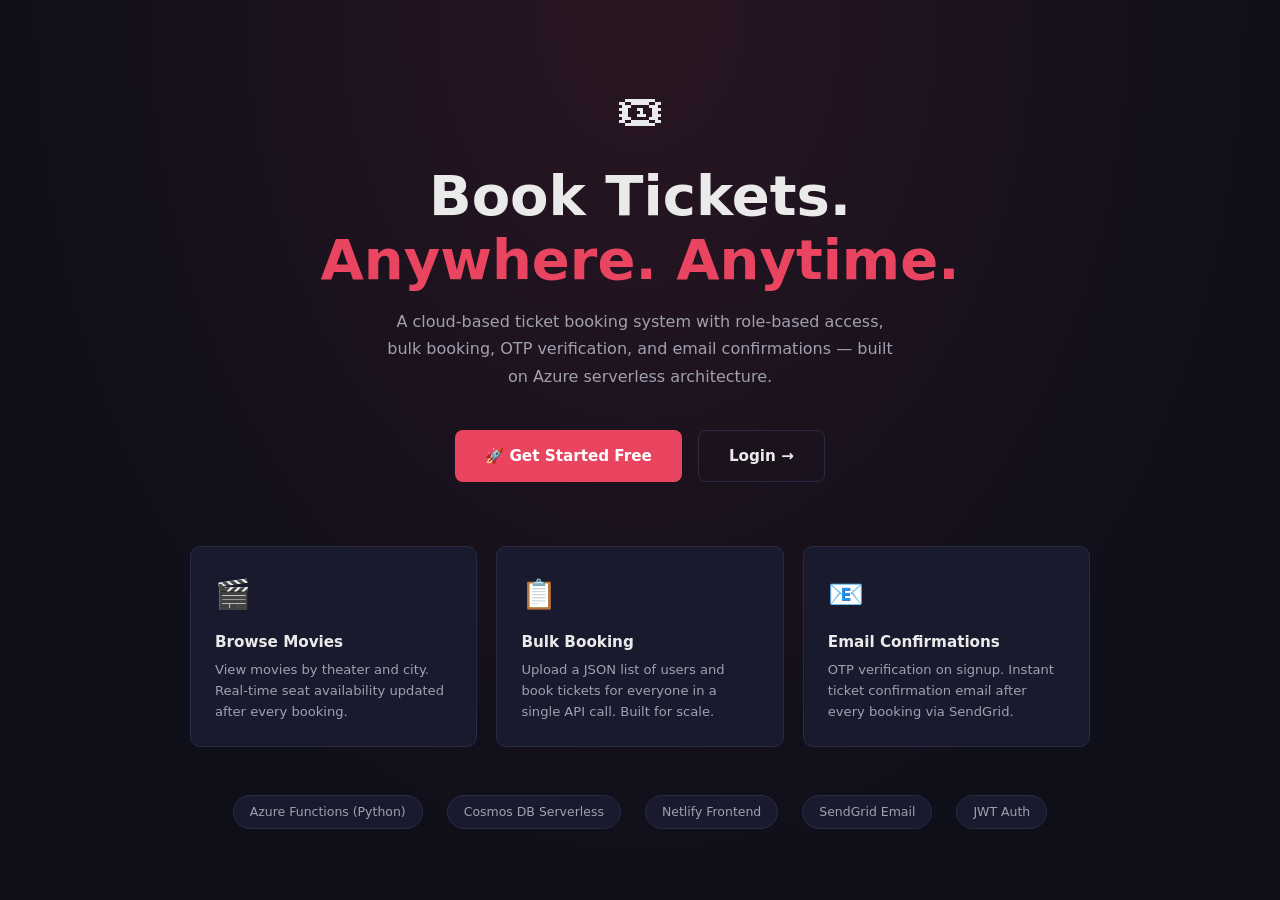
<file: ticket-booking-project/frontend/index.html>
<!DOCTYPE html>
<html lang="en">
<head>
  <meta charset="UTF-8"><meta name="viewport" content="width=device-width, initial-scale=1">
  <title>TicketBook — Cloud-Based Ticket Booking System</title>
  <link rel="stylesheet" href="style.css">
  <style>
    .hero { min-height: 100vh; display: flex; flex-direction: column; align-items: center; justify-content: center; text-align: center; padding: 2rem; background: radial-gradient(ellipse at 50% 0%, rgba(233,69,96,0.12) 0%, transparent 70%); }
    .hero-title { font-size: clamp(2rem, 6vw, 3.5rem); font-weight: 800; line-height: 1.15; margin-bottom: 1rem; }
    .hero-title span { color: var(--accent); }
    .hero-sub { font-size: 1rem; color: var(--text2); max-width: 520px; margin-bottom: 2.5rem; line-height: 1.7; }
    .hero-btns { display: flex; gap: 1rem; flex-wrap: wrap; justify-content: center; }
    .hero-btn { padding: 13px 30px; border-radius: 8px; font-size: 0.95rem; font-weight: 700; cursor: pointer; border: none; transition: all 0.2s; text-decoration: none; display: inline-flex; align-items: center; gap: 8px; }
    .hero-btn-primary { background: var(--accent); color: #fff; }
    .hero-btn-primary:hover { background: #c73550; transform: translateY(-2px); text-decoration: none; }
    .hero-btn-secondary { background: transparent; color: var(--text); border: 1px solid var(--border); }
    .hero-btn-secondary:hover { border-color: var(--text2); text-decoration: none; }
    .features { display: grid; grid-template-columns: repeat(auto-fit, minmax(220px, 1fr)); gap: 1.2rem; max-width: 900px; width: 100%; margin-top: 4rem; }
    .feature-card { background: var(--bg2); border: 1px solid var(--border); border-radius: 10px; padding: 1.5rem; text-align: left; }
    .feature-icon { font-size: 1.8rem; margin-bottom: 0.8rem; }
    .feature-title { font-weight: 700; margin-bottom: 5px; font-size: 0.95rem; }
    .feature-desc { font-size: 0.82rem; color: var(--text2); line-height: 1.6; }
    .tech-strip { display: flex; gap: 1.5rem; flex-wrap: wrap; justify-content: center; margin-top: 3rem; }
    .tech-pill { background: var(--bg2); border: 1px solid var(--border); border-radius: 999px; padding: 6px 16px; font-size: 0.78rem; color: var(--text2); }
  </style>
</head>
<body>
<div class="hero">
  <div style="font-size:3rem;margin-bottom:1rem">🎟</div>
  <h1 class="hero-title">Book Tickets.<br><span>Anywhere. Anytime.</span></h1>
  <p class="hero-sub">A cloud-based ticket booking system with role-based access, bulk booking, OTP verification, and email confirmations — built on Azure serverless architecture.</p>
  <div class="hero-btns">
    <a href="register.html" class="hero-btn hero-btn-primary">🚀 Get Started Free</a>
    <a href="login.html" class="hero-btn hero-btn-secondary">Login →</a>
  </div>

  <div class="features">
    <div class="feature-card">
      <div class="feature-icon">🎬</div>
      <div class="feature-title">Browse Movies</div>
      <div class="feature-desc">View movies by theater and city. Real-time seat availability updated after every booking.</div>
    </div>
    <div class="feature-card">
      <div class="feature-icon">📋</div>
      <div class="feature-title">Bulk Booking</div>
      <div class="feature-desc">Upload a JSON list of users and book tickets for everyone in a single API call. Built for scale.</div>
    </div>
    <div class="feature-card">
      <div class="feature-icon">📧</div>
      <div class="feature-title">Email Confirmations</div>
      <div class="feature-desc">OTP verification on signup. Instant ticket confirmation email after every booking via SendGrid.</div>
    </div>
  </div>

  <div class="tech-strip">
    <span class="tech-pill">Azure Functions (Python)</span>
    <span class="tech-pill">Cosmos DB Serverless</span>
    <span class="tech-pill">Netlify Frontend</span>
    <span class="tech-pill">SendGrid Email</span>
    <span class="tech-pill">JWT Auth</span>
  </div>
</div>

<script src="api.js"></script>
<script>
  // Auto-redirect if already logged in
  if (Auth.isLoggedIn()) window.location.href = "dashboard.html";
</script>
</body>
</html>
</file>
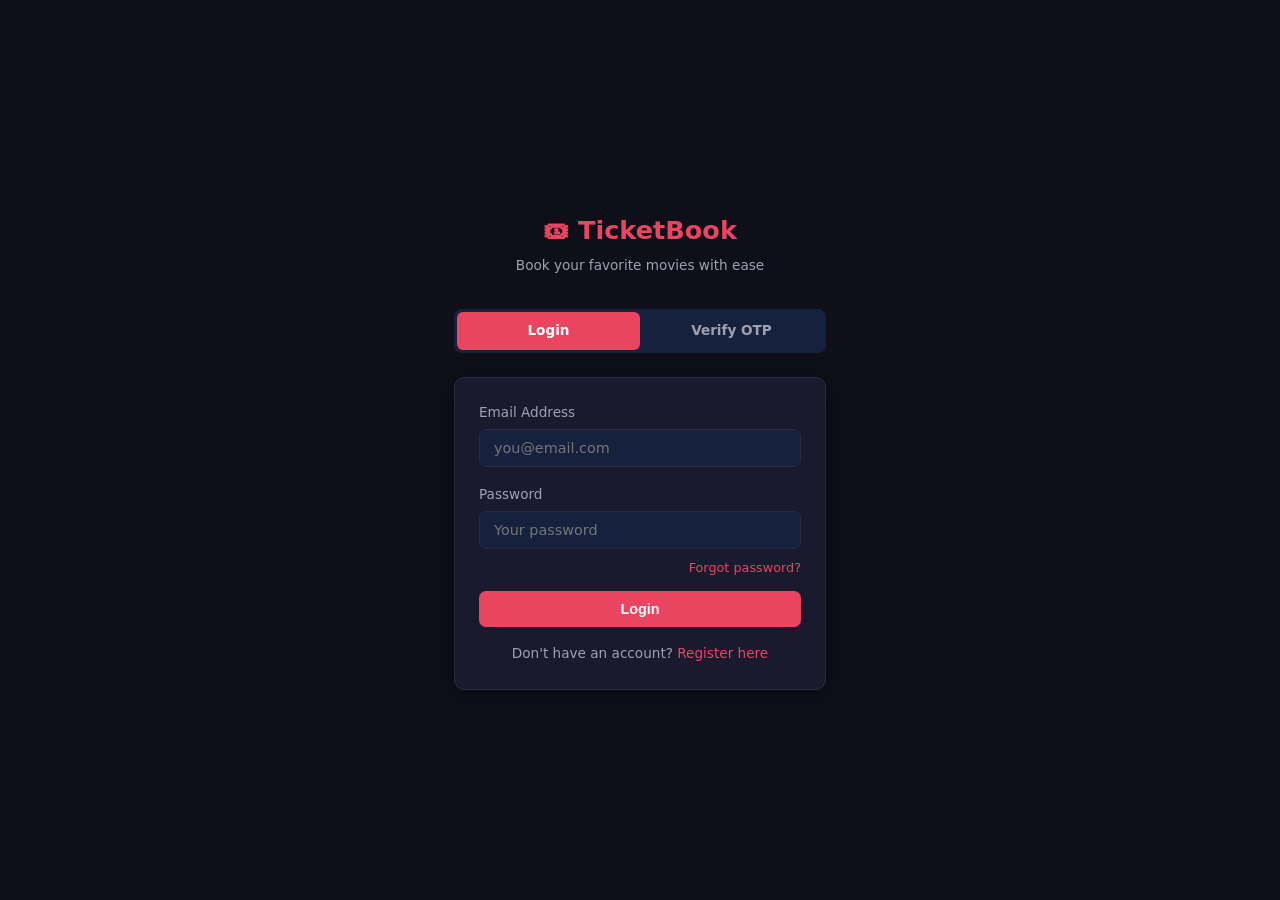
<file: ticket-booking-project/frontend/admin.html>
<!--<!DOCTYPE html>
<html lang="en">
<head>
  <meta charset="UTF-8"><meta name="viewport" content="width=device-width, initial-scale=1">
  <title>Admin Panel — Ticket Booking</title>
  <link rel="stylesheet" href="style.css">
  <style>
    .section-header { display: flex; align-items: center; justify-content: space-between; margin-bottom: 1rem; flex-wrap: wrap; gap: 10px; }
    .form-row { display: grid; grid-template-columns: 1fr 1fr; gap: 1rem; }
    @media(max-width:600px){ .form-row { grid-template-columns: 1fr; } }
    .tag-input-wrap { display: flex; flex-wrap: wrap; gap: 6px; padding: 8px; background: var(--bg3); border: 1px solid var(--border); border-radius: 7px; min-height: 42px; align-items: center; }
    .tag { background: var(--accent2); color: #a0c0ff; font-size: 0.75rem; padding: 3px 10px; border-radius: 999px; display: flex; align-items: center; gap: 5px; }
    .tag button { background: none; border: none; color: inherit; cursor: pointer; font-size: 0.85rem; padding: 0; line-height: 1; }
    .tag-input { background: none; border: none; color: var(--text); font-size: 0.85rem; outline: none; min-width: 80px; padding: 2px 4px; }
    .timing-tag { background: rgba(233,69,96,0.1); border: 1px solid rgba(233,69,96,0.2); color: var(--accent); }
  </style>
</head>
<body>

<nav>
  <div class="nav-brand">TicketBook</div>
  <div style="display:flex;align-items:center;gap:1.5rem">
    <div id="navLinks" class="nav-links"></div>
    <span id="navUser" class="nav-user"></span>
  </div>
</nav>

<div class="container">
  <div class="page-title">Admin Panel</div>
  <p class="page-sub" id="adminSub"></p>

  <div class="tabs" id="adminTabs"></div>

  <div class="tab-panel" id="panelAddMovie">
    <div style="max-width:680px">
      <div class="card">
        <div class="card-title">Add New Movie</div>
        <div id="addMovieAlert" class="alert"></div>
        <div class="form-row">
          <div class="form-group"><label>Movie Title *</label><input type="text" id="mvTitle" placeholder="e.g. Kalki 2898 AD"></div>
          <div class="form-group"><label>Language *</label><input type="text" id="mvLang" placeholder="Tamil / Hindi / English"></div>
        </div>
        <div class="form-group"><label>Description</label><textarea id="mvDesc" placeholder="Short synopsis..."></textarea></div>
        <div class="form-row">
          <div class="form-group">
            <label>Theater *</label>
            <select id="mvTheater" onchange="onTheaterSelect()">
              <option value="">Select Theater...</option>
            </select>
          </div>
          <div class="form-group"><label>Duration (minutes)</label><input type="number" id="mvDuration" value="120" min="60"></div>
        </div>
        <div class="form-row">
          <div class="form-group"><label>Ticket Price (₹) *</label><input type="number" id="mvPrice" placeholder="250" min="1"></div>
          <div class="form-group"><label>Available Seats</label><input type="number" id="mvSeats" placeholder="200" min="1"></div>
        </div>
        <div class="form-row">
          <div class="form-group"><label>Show Date *</label><input type="date" id="mvDate"></div>
          <div class="form-group"><label>Poster URL (optional)</label><input type="url" id="mvPoster" placeholder="https://..."></div>
        </div>
        <div class="form-group">
          <label>Genre (press Enter to add)</label>
          <div class="tag-input-wrap" id="genreTags">
            <input class="tag-input" id="genreInput" placeholder="e.g. Action" onkeydown="addTag(event,'genre')">
          </div>
        </div>
        <div class="form-group">
          <label>Show Timings (press Enter to add, e.g. 10:00)</label>
          <div class="tag-input-wrap" id="timingTags">
            <input class="tag-input" id="timingInput" placeholder="e.g. 10:00" onkeydown="addTag(event,'timing')">
          </div>
        </div>
        <button class="btn btn-primary" id="btnAddMovie" data-label="Add Movie" onclick="doAddMovie()">Add Movie</button>
      </div>
    </div>
  </div>

  <div class="tab-panel" id="panelAddTheater">
    <div style="max-width:560px">
      <div class="card">
        <div class="card-title">Add New Theater</div>
        <div id="addTheaterAlert" class="alert"></div>
        <div class="form-row">
          <div class="form-group"><label>Theater Name *</label><input type="text" id="thrName" placeholder="e.g. PVR Phoenix"></div>
          <div class="form-group"><label>City *</label><input type="text" id="thrCity" placeholder="e.g. Chennai"></div>
        </div>
        <div class="form-group"><label>Full Address</label><textarea id="thrAddress" placeholder="Street, Area, City, Pincode" style="min-height:60px"></textarea></div>
        <div class="form-group"><label>Total Seats</label><input type="number" id="thrSeats" value="200" min="10"></div>
        <button class="btn btn-primary" id="btnAddTheater" data-label="Add Theater" onclick="doAddTheater()">Add Theater</button>
      </div>
    </div>
  </div>


  <div class="tab-panel" id="panelUsers">
    <div class="section-header">
      <h3 style="font-weight:600">Registered Users</h3>
      <input type="text" id="userSearch" placeholder="Search by name or email..." style="width:220px" oninput="filterUsers()">
    </div>
    <div class="card">
      <div id="usersTableWrap"><div class="empty-state"><span class="spinner"></span> Loading...</div></div>
    </div>
  </div>


  <div class="tab-panel" id="panelBookings">
    <div class="section-header">
      <h3 style="font-weight:600">All Bookings</h3>
      <input type="text" id="bookSearch" placeholder="Search movie or user..." style="width:220px" oninput="filterBookings()">
    </div>
    <div class="card">
      <div id="bookingsTableWrap"><div class="empty-state"><span class="spinner"></span> Loading...</div></div>
    </div>
  </div>

  <div class="tab-panel" id="panelApprove">
    <div class="card">
      <div class="card-title">Movie Company Approvals</div>
      <div id="approvalsWrap"><div class="empty-state"><span class="spinner"></span> Loading...</div></div>
    </div>
  </div>

  
  <div class="tab-panel" id="panelFlagTheater">
    <div class="card">
      <div class="card-title">Manage Theaters</div>
      <div id="flagTheatersWrap"><div class="empty-state"><span class="spinner"></span> Loading...</div></div>
    </div>
    <div class="modal-overlay" id="flagModal" style="position:relative;display:none;margin-top:1.5rem">
      <div class="modal" style="max-width:100%">
        <div class="modal-title">Flag / Update Theater Status</div>
        <input type="hidden" id="flagTheaterId">
        <input type="hidden" id="flagTheaterCity">
        <div class="form-group"><label>Action</label>
          <select id="flagAction">
            <option value="flag">Flag (suspicious)</option>
            <option value="disable">Disable</option>
            <option value="activate">Re-activate</option>
          </select>
        </div>
        <div class="form-group"><label>Reason</label><input type="text" id="flagReason" placeholder="Describe the issue..."></div>
        <div style="display:flex;gap:10px">
          <button class="btn btn-primary" id="btnFlag" data-label="Submit" onclick="doFlagTheater()">Submit</button>
          <button class="btn btn-secondary" onclick="closeFlagModal()">Cancel</button>
        </div>
        <div id="flagAlert" class="alert" style="margin-top:10px"></div>
      </div>
    </div>
  </div>

</div>


<div class="modal-overlay" id="removeModal">
  <div class="modal">
    <div class="modal-title">Deactivate User <button class="modal-close" onclick="closeModal('removeModal')">✕</button></div>
    <div id="removeAlert" class="alert"></div>
    <p style="color:var(--text2);font-size:0.85rem;margin-bottom:1rem">This will soft-deactivate the user. They will not be deleted from the database.</p>
    <div class="form-group"><label>User Email</label><input type="email" id="removeEmail" readonly style="opacity:0.7"></div>
    <div class="form-group"><label>Reason</label><input type="text" id="removeReason" placeholder="e.g. Fraudulent activity"></div>
    <button class="btn btn-danger btn-full" id="btnRemove" data-label="Deactivate User" onclick="doRemoveUser()">Deactivate User</button>
  </div>
</div>

<script src="api.js"></script>
<script>
  if (!Auth.requireRole(["admin", "superadmin"])) throw new Error("redirect");

  const user = Auth.user();
  UI.renderNav("admin");
  document.getElementById("adminSub").textContent =
    user.role === "superadmin" ? "Super Admin — Full system control" : `Admin — ${user.companyName || user.email}`;

  // ── Tab config by role ───────────────────────────────────
  const allTabs = [
    { id: "AddMovie",    label: "➕ Add Movie",      roles: ["admin","superadmin"], loader: loadTheaterDropdown },
    { id: "AddTheater",  label: "🏢 Add Theater",    roles: ["admin","superadmin"] },
    { id: "Users",       label: "👥 Users",           roles: ["admin","superadmin"], loader: loadUsers },
    { id: "Bookings",    label: "🎟 Bookings",        roles: ["admin","superadmin"], loader: loadBookings },
    { id: "Approve",     label: "✅ Approve Admins",  roles: ["superadmin"],         loader: loadApprovals },
    { id: "FlagTheater", label: "🚩 Flag Theaters",   roles: ["superadmin"],         loader: loadFlagTheaters },
  ];

  const visibleTabs = allTabs.filter(t => t.roles.includes(user.role));
  let activeTab = null;

  const tabsEl = document.getElementById("adminTabs");
  visibleTabs.forEach((t, i) => {
    const btn = document.createElement("button");
    btn.className = "tab" + (i === 0 ? " active" : "");
    btn.textContent = t.label;
    btn.onclick = () => switchAdminTab(t.id);
    tabsEl.appendChild(btn);
  });

  // Handle anchor navigation
  const anchor = location.hash.replace("#","");
  const matchTab = visibleTabs.find(t => t.id.toLowerCase() === anchor.toLowerCase());
  const firstTab = matchTab || visibleTabs[0];
  switchAdminTab(firstTab.id);

  function switchAdminTab(id) {
    activeTab = id;
    visibleTabs.forEach(t => {
      document.getElementById("panel"+t.id).classList.toggle("active", t.id === id);
    });
    document.querySelectorAll("#adminTabs .tab").forEach((btn, i) => {
      btn.classList.toggle("active", visibleTabs[i].id === id);
    });
    const tabDef = visibleTabs.find(t => t.id === id);
    if (tabDef?.loader) tabDef.loader();
  }

  // ── Genre & Timing tag inputs ────────────────────────────
  const genreTags = [], timingTags = [];
  function addTag(e, type) {
    if (e.key !== "Enter") return;
    e.preventDefault();
    const input = document.getElementById(type + "Input");
    const val = input.value.trim();
    if (!val) return;
    if (type === "genre") {
      genreTags.push(val);
      document.getElementById("genreTags").insertBefore(makeTag(val, type), input);
    } else {
      timingTags.push(val);
      document.getElementById("timingTags").insertBefore(makeTag(val, type), input);
    }
    input.value = "";
  }
  function makeTag(val, type) {
    const span = document.createElement("span");
    span.className = "tag" + (type === "timing" ? " timing-tag" : "");
    span.innerHTML = `${val} <button onclick="removeTag(this,'${type}','${val}')">✕</button>`;
    return span;
  }
  function removeTag(btn, type, val) {
    const arr = type === "genre" ? genreTags : timingTags;
    const idx = arr.indexOf(val);
    if (idx > -1) arr.splice(idx, 1);
    btn.parentElement.remove();
  }

  // ── Load theater dropdown for Add Movie ─────────────────
  async function loadTheaterDropdown() {
    try {
      const data = await API.getTheaters();
      const sel = document.getElementById("mvTheater");
      sel.innerHTML = `<option value="">Select Theater...</option>`;
      data.theaters.forEach(t => {
        const o = document.createElement("option");
        o.value = t.id; o.dataset.name = t.name; o.dataset.city = t.city;
        o.textContent = `${t.name} — ${t.city}`;
        sel.appendChild(o);
      });
    } catch {}
  }

  function onTheaterSelect() {
    const sel = document.getElementById("mvTheater");
    const opt = sel.options[sel.selectedIndex];
    // store city for later use if needed
    sel.dataset.selectedCity = opt?.dataset?.city || "";
    sel.dataset.selectedName = opt?.dataset?.name || "";
  }

  // ── ADD MOVIE ────────────────────────────────────────────
  async function doAddMovie() {
    UI.hideAlert("addMovieAlert");
    const title    = document.getElementById("mvTitle").value.trim();
    const lang     = document.getElementById("mvLang").value.trim();
    const desc     = document.getElementById("mvDesc").value.trim();
    const theatSel = document.getElementById("mvTheater");
    const theaterId = theatSel.value;
    const theaterName = theatSel.dataset.selectedName;
    const price    = parseFloat(document.getElementById("mvPrice").value);
    const seats    = parseInt(document.getElementById("mvSeats").value) || 200;
    const date     = document.getElementById("mvDate").value;
    const duration = parseInt(document.getElementById("mvDuration").value) || 120;
    const poster   = document.getElementById("mvPoster").value.trim();

    if (!title) return UI.showAlert("addMovieAlert", "Movie title is required");
    if (!theaterId) return UI.showAlert("addMovieAlert", "Please select a theater");
    if (!price || price < 1) return UI.showAlert("addMovieAlert", "Valid ticket price is required");
    if (!date) return UI.showAlert("addMovieAlert", "Show date is required");
    if (timingTags.length === 0) return UI.showAlert("addMovieAlert", "Add at least one show timing (press Enter)");

    UI.setLoading("btnAddMovie", true);
    try {
      const data = await API.addMovie({
        title, language: lang, description: desc,
        theaterId, theaterName, price, availableSeats: seats,
        showDate: date, durationMins: duration,
        posterUrl: poster, genre: [...genreTags], showTimings: [...timingTags]
      });
      UI.showAlert("addMovieAlert", `Movie added! ID: ${data.movieId}`, "success");
      document.getElementById("mvTitle").value = "";
      document.getElementById("mvDesc").value = "";
      genreTags.length = 0; timingTags.length = 0;
      document.getElementById("genreTags").querySelectorAll(".tag").forEach(t => t.remove());
      document.getElementById("timingTags").querySelectorAll(".tag").forEach(t => t.remove());
    } catch (err) {
      UI.showAlert("addMovieAlert", err.message);
    } finally {
      UI.setLoading("btnAddMovie", false);
    }
  }

  // ── ADD THEATER ──────────────────────────────────────────
  async function doAddTheater() {
    UI.hideAlert("addTheaterAlert");
    const name    = document.getElementById("thrName").value.trim();
    const city    = document.getElementById("thrCity").value.trim();
    const address = document.getElementById("thrAddress").value.trim();
    const seats   = parseInt(document.getElementById("thrSeats").value) || 200;

    if (!name || !city) return UI.showAlert("addTheaterAlert", "Name and city are required");

    UI.setLoading("btnAddTheater", true);
    try {
      const data = await API.addTheater({ name, city, address, totalSeats: seats });
      UI.showAlert("addTheaterAlert", `Theater added! ID: ${data.theaterId}`, "success");
      document.getElementById("thrName").value = "";
      document.getElementById("thrAddress").value = "";
    } catch (err) {
      UI.showAlert("addTheaterAlert", err.message);
    } finally {
      UI.setLoading("btnAddTheater", false);
    }
  }

  // ── USERS TABLE ──────────────────────────────────────────
  let allUsersData = [];
  async function loadUsers() {
    try {
      const data = await API.getAllUsers();
      allUsersData = data.users;
      renderUsersTable(allUsersData);
    } catch (err) {
      document.getElementById("usersTableWrap").innerHTML = `<div class="alert alert-error show">${err.message}</div>`;
    }
  }
  function filterUsers() {
    const q = document.getElementById("userSearch").value.toLowerCase();
    renderUsersTable(allUsersData.filter(u => u.name.toLowerCase().includes(q) || u.email.toLowerCase().includes(q)));
  }
  function renderUsersTable(users) {
    const wrap = document.getElementById("usersTableWrap");
    if (!users.length) { wrap.innerHTML = `<div class="empty-state">No users found.</div>`; return; }
    wrap.innerHTML = `<div class="table-wrap"><table>
      <thead><tr><th>Name</th><th>Email</th><th>Status</th><th>Joined</th><th>Action</th></tr></thead>
      <tbody>${users.map(u => `<tr>
        <td>${u.name}</td>
        <td>${u.email}</td>
        <td><span class="status status-${u.status}">${u.status}</span></td>
        <td>${UI.formatDate(u.createdAt)}</td>
        <td>${u.status !== "deactivated" ? `<button class="btn btn-danger btn-sm" onclick="openRemoveModal('${u.email}')">Deactivate</button>` : '<span style="color:var(--text2);font-size:0.8rem">Deactivated</span>'}</td>
      </tr>`).join("")}</tbody>
    </table></div>`;
  }

  function openRemoveModal(email) {
    document.getElementById("removeEmail").value = email;
    document.getElementById("removeReason").value = "";
    UI.hideAlert("removeAlert");
    document.getElementById("removeModal").classList.add("open");
  }
  async function doRemoveUser() {
    const email  = document.getElementById("removeEmail").value;
    const reason = document.getElementById("removeReason").value.trim();
    UI.setLoading("btnRemove", true);
    try {
      await API.removeUser({ email, reason });
      UI.showAlert("removeAlert", "User deactivated.", "success");
      setTimeout(() => { closeModal("removeModal"); loadUsers(); }, 1500);
    } catch (err) {
      UI.showAlert("removeAlert", err.message);
    } finally {
      UI.setLoading("btnRemove", false);
    }
  }

  // ── BOOKINGS TABLE ───────────────────────────────────────
  let allBookingsData = [];
  async function loadBookings() {
    try {
      const data = await API.getAllBookings();
      allBookingsData = data.bookings;
      renderBookingsTable(allBookingsData);
    } catch (err) {
      document.getElementById("bookingsTableWrap").innerHTML = `<div class="alert alert-error show">${err.message}</div>`;
    }
  }
  function filterBookings() {
    const q = document.getElementById("bookSearch").value.toLowerCase();
    renderBookingsTable(allBookingsData.filter(b =>
      b.movieTitle?.toLowerCase().includes(q) || b.userEmail?.toLowerCase().includes(q) || b.userName?.toLowerCase().includes(q)
    ));
  }
  function renderBookingsTable(bookings) {
    const wrap = document.getElementById("bookingsTableWrap");
    if (!bookings.length) { wrap.innerHTML = `<div class="empty-state">No bookings found.</div>`; return; }
    wrap.innerHTML = `<div class="table-wrap"><table>
      <thead><tr><th>User</th><th>Movie</th><th>Theater</th><th>Show</th><th>Tickets</th><th>Amount</th><th>Type</th><th>Status</th></tr></thead>
      <tbody>${bookings.map(b => `<tr>
        <td>${b.userName || "—"}<br><small style="color:var(--text2)">${b.userEmail}</small></td>
        <td>${b.movieTitle}</td>
        <td>${b.theaterName || "—"}</td>
        <td>${UI.formatDate(b.showDate)}<br><small>${b.showTiming}</small></td>
        <td>${b.ticketCount}</td>
        <td>${UI.rupee(b.totalCost)}</td>
        <td>${b.isBulk ? '<span class="badge-role badge-admin">Bulk</span>' : 'Single'}</td>
        <td><span class="status status-${b.status}">${b.status}</span></td>
      </tr>`).join("")}</tbody>
    </table></div>`;
  }

  // ── APPROVALS (superadmin) ───────────────────────────────
  async function loadApprovals() {
    try {
      const data = await API.getPendingAdmins();
      const wrap = document.getElementById("approvalsWrap");
      if (!data.admins.length) { wrap.innerHTML = `<div class="empty-state">No admins registered yet.</div>`; return; }
      wrap.innerHTML = `<div class="table-wrap"><table>
        <thead><tr><th>Company</th><th>Admin Email</th><th>Status</th><th>Registered</th><th>Action</th></tr></thead>
        <tbody>${data.admins.map(a => `<tr>
          <td>${a.companyName || a.name}</td>
          <td>${a.email}</td>
          <td><span class="status status-${a.approvalStatus}">${a.approvalStatus}</span></td>
          <td>${UI.formatDate(a.createdAt)}</td>
          <td>${a.approvalStatus === "pending" ?
            `<button class="btn btn-success btn-sm" onclick="doApprove('${a.email}','approved')">Approve</button>
             <button class="btn btn-danger btn-sm" style="margin-left:6px" onclick="doApprove('${a.email}','rejected')">Reject</button>` :
            `<button class="btn btn-secondary btn-sm" onclick="doApprove('${a.email}','pending')">Reset</button>`}
          </td>
        </tr>`).join("")}</tbody>
      </table></div>`;
    } catch (err) {
      document.getElementById("approvalsWrap").innerHTML = `<div class="alert alert-error show">${err.message}</div>`;
    }
  }
  async function doApprove(email, decision) {
    try {
      await API.approveCompany({ adminEmail: email, decision });
      loadApprovals();
    } catch (err) { alert(err.message); }
  }

  // ── FLAG THEATERS (superadmin) ───────────────────────────
  async function loadFlagTheaters() {
    try {
      const data = await API.getTheaters();
      const wrap = document.getElementById("flagTheatersWrap");
      if (!data.theaters.length) { wrap.innerHTML = `<div class="empty-state">No theaters found.</div>`; return; }
      wrap.innerHTML = `<div class="table-wrap"><table>
        <thead><tr><th>Theater</th><th>City</th><th>Seats</th><th>Status</th><th>Action</th></tr></thead>
        <tbody>${data.theaters.map(t => `<tr>
          <td>${t.name}</td>
          <td>${t.city}</td>
          <td>${t.totalSeats}</td>
          <td><span class="status status-${t.status}">${t.status}</span></td>
          <td><button class="btn btn-secondary btn-sm" onclick="openFlagModal('${t.id}','${t.city}')">Manage</button></td>
        </tr>`).join("")}</tbody>
      </table></div>`;
    } catch (err) {
      document.getElementById("flagTheatersWrap").innerHTML = `<div class="alert alert-error show">${err.message}</div>`;
    }
  }
  function openFlagModal(id, city) {
    document.getElementById("flagTheaterId").value = id;
    document.getElementById("flagTheaterCity").value = city;
    document.getElementById("flagReason").value = "";
    UI.hideAlert("flagAlert");
    document.getElementById("flagModal").style.display = "flex";
  }
  function closeFlagModal() { document.getElementById("flagModal").style.display = "none"; }
  async function doFlagTheater() {
    const theaterId = document.getElementById("flagTheaterId").value;
    const city      = document.getElementById("flagTheaterCity").value;
    const action    = document.getElementById("flagAction").value;
    const reason    = document.getElementById("flagReason").value.trim();
    UI.setLoading("btnFlag", true);
    try {
      await API.flagTheater({ theaterId, city, action, reason });
      UI.showAlert("flagAlert", "Theater updated successfully!", "success");
      setTimeout(() => { closeFlagModal(); loadFlagTheaters(); }, 1500);
    } catch (err) {
      UI.showAlert("flagAlert", err.message);
    } finally {
      UI.setLoading("btnFlag", false);
    }
  }

  function closeModal(id) { document.getElementById(id).classList.remove("open"); }
</script>
</body>
</html>
-->

<!DOCTYPE html>
<html lang="en">
<head>
  <meta charset="UTF-8"><meta name="viewport" content="width=device-width, initial-scale=1">
  <title>Admin Panel — Ticket Booking</title>
  <link rel="stylesheet" href="style.css">
  <style>
    .section-header { display: flex; align-items: center; justify-content: space-between; margin-bottom: 1rem; flex-wrap: wrap; gap: 10px; }
    .form-row { display: grid; grid-template-columns: 1fr 1fr; gap: 1rem; }
    @media(max-width:600px){ .form-row { grid-template-columns: 1fr; } }
    .tag-input-wrap { display: flex; flex-wrap: wrap; gap: 6px; padding: 8px; background: var(--bg3); border: 1px solid var(--border); border-radius: 7px; min-height: 42px; align-items: center; }
    .tag { background: var(--accent2); color: #a0c0ff; font-size: 0.75rem; padding: 3px 10px; border-radius: 999px; display: flex; align-items: center; gap: 5px; }
    .tag button { background: none; border: none; color: inherit; cursor: pointer; font-size: 0.85rem; padding: 0; line-height: 1; }
    .tag-input { background: none; border: none; color: var(--text); font-size: 0.85rem; outline: none; min-width: 80px; padding: 2px 4px; }
    .timing-tag { background: rgba(233,69,96,0.1); border: 1px solid rgba(233,69,96,0.2); color: var(--accent); }
  </style>
</head>
<body>

<nav>
  <div class="nav-brand">TicketBook</div>
  <div style="display:flex;align-items:center;gap:1.5rem">
    <div id="navLinks" class="nav-links"></div>
    <span id="navUser" class="nav-user"></span>
  </div>
</nav>

<div class="container">
  <div class="page-title">Admin Panel</div>
  <p class="page-sub" id="adminSub"></p>

  <div class="tabs" id="adminTabs"></div>

  <div class="tab-panel" id="panelAddMovie">
    <div style="max-width:680px">
      <div class="card">
        <div class="card-title">Add New Movie</div>
        <div id="addMovieAlert" class="alert"></div>
        <div class="form-row">
          <div class="form-group"><label>Movie Title *</label><input type="text" id="mvTitle" placeholder="e.g. Kalki 2898 AD"></div>
          <div class="form-group"><label>Language *</label><input type="text" id="mvLang" placeholder="Tamil / Hindi / English"></div>
        </div>
        <div class="form-group"><label>Description</label><textarea id="mvDesc" placeholder="Short synopsis..."></textarea></div>
        <div class="form-row">
          <div class="form-group">
            <label>Theater *</label>
            <select id="mvTheater" onchange="onTheaterSelect()">
              <option value="">Select Theater...</option>
            </select>
          </div>
          <div class="form-group"><label>Duration (minutes)</label><input type="number" id="mvDuration" value="120" min="60"></div>
        </div>
        <div class="form-row">
          <div class="form-group"><label>Ticket Price (₹) *</label><input type="number" id="mvPrice" placeholder="250" min="1"></div>
          <div class="form-group"><label>Available Seats</label><input type="number" id="mvSeats" placeholder="200" min="1"></div>
        </div>
        <div class="form-row">
          <div class="form-group"><label>Show Date *</label><input type="date" id="mvDate"></div>
          <div class="form-group"><label>Poster URL (optional)</label><input type="url" id="mvPoster" placeholder="https://..."></div>
        </div>
        <div class="form-group">
          <label>Genre (press Enter to add)</label>
          <div class="tag-input-wrap" id="genreTags">
            <input class="tag-input" id="genreInput" placeholder="e.g. Action" onkeydown="addTag(event,'genre')">
          </div>
        </div>
        <div class="form-group">
          <label>Show Timings (press Enter to add, e.g. 10:00)</label>
          <div class="tag-input-wrap" id="timingTags">
            <input class="tag-input" id="timingInput" placeholder="e.g. 10:00" onkeydown="addTag(event,'timing')">
          </div>
        </div>
        <button class="btn btn-primary" id="btnAddMovie" data-label="Add Movie" onclick="doAddMovie()">Add Movie</button>
      </div>
    </div>
  </div>

  <div class="tab-panel" id="panelAddTheater">
    <div style="max-width:560px">
      <div class="card">
        <div class="card-title">Add New Theater</div>
        <div id="addTheaterAlert" class="alert"></div>
        <div class="form-row">
          <div class="form-group"><label>Theater Name *</label><input type="text" id="thrName" placeholder="e.g. PVR Phoenix"></div>
          <div class="form-group"><label>City *</label><input type="text" id="thrCity" placeholder="e.g. Chennai"></div>
        </div>
        <div class="form-group"><label>Full Address</label><textarea id="thrAddress" placeholder="Street, Area, City, Pincode" style="min-height:60px"></textarea></div>
        <div class="form-group"><label>Total Seats</label><input type="number" id="thrSeats" value="200" min="10"></div>
        <button class="btn btn-primary" id="btnAddTheater" data-label="Add Theater" onclick="doAddTheater()">Add Theater</button>
      </div>
    </div>
  </div>

  <div class="tab-panel" id="panelUsers">
    <div class="section-header">
      <h3 style="font-weight:600">Registered Users</h3>
      <input type="text" id="userSearch" placeholder="Search by name or email..." style="width:220px" oninput="filterUsers()">
    </div>
    <div class="card">
      <div id="usersTableWrap"><div class="empty-state"><span class="spinner"></span> Loading...</div></div>
    </div>
  </div>

  <div class="tab-panel" id="panelBookings">
    <div class="section-header">
      <h3 style="font-weight:600">All Bookings</h3>
      <input type="text" id="bookSearch" placeholder="Search movie or user..." style="width:220px" oninput="filterBookings()">
    </div>
    <div class="card">
      <div id="bookingsTableWrap"><div class="empty-state"><span class="spinner"></span> Loading...</div></div>
    </div>
  </div>

  <div class="tab-panel" id="panelApprove">
    <div class="card">
      <div class="card-title">Movie Company Approvals</div>
      <div id="approvalsWrap"><div class="empty-state"><span class="spinner"></span> Loading...</div></div>
    </div>
  </div>

  <div class="tab-panel" id="panelFlagTheater">
    <div class="card">
      <div class="card-title">Manage Theaters</div>
      <div id="flagTheatersWrap"><div class="empty-state"><span class="spinner"></span> Loading...</div></div>
    </div>
    <div class="modal-overlay" id="flagModal" style="position:relative;display:none;margin-top:1.5rem">
      <div class="modal" style="max-width:100%">
        <div class="modal-title">Flag / Update Theater Status</div>
        <input type="hidden" id="flagTheaterId">
        <input type="hidden" id="flagTheaterCity">
        <div class="form-group"><label>Action</label>
          <select id="flagAction">
            <option value="flag">Flag (suspicious)</option>
            <option value="disable">Disable</option>
            <option value="activate">Re-activate</option>
          </select>
        </div>
        <div class="form-group"><label>Reason</label><input type="text" id="flagReason" placeholder="Describe the issue..."></div>
        <div style="display:flex;gap:10px">
          <button class="btn btn-primary" id="btnFlag" data-label="Submit" onclick="doFlagTheater()">Submit</button>
          <button class="btn btn-secondary" onclick="closeFlagModal()">Cancel</button>
        </div>
        <div id="flagAlert" class="alert" style="margin-top:10px"></div>
      </div>
    </div>
  </div>
</div>

<div class="modal-overlay" id="removeModal">
  <div class="modal">
    <div class="modal-title">Deactivate User <button class="modal-close" onclick="closeModal('removeModal')">✕</button></div>
    <div id="removeAlert" class="alert"></div>
    <p style="color:var(--text2);font-size:0.85rem;margin-bottom:1rem">This will soft-deactivate the user. They will not be deleted from the database.</p>
    <div class="form-group"><label>User Email</label><input type="email" id="removeEmail" readonly style="opacity:0.7"></div>
    <div class="form-group"><label>Reason</label><input type="text" id="removeReason" placeholder="e.g. Fraudulent activity"></div>
    <button class="btn btn-danger btn-full" id="btnRemove" data-label="Deactivate User" onclick="doRemoveUser()">Deactivate User</button>
  </div>
</div>

<script src="api.js"></script>
<script>
  if (!Auth.requireRole(["admin", "superadmin"])) throw new Error("redirect");

  const user = Auth.user();
  UI.renderNav("admin");
  document.getElementById("adminSub").textContent =
    user.role === "superadmin" ? "Super Admin — Full system control" : `Admin — ${user.companyName || user.email}`;

  // ── Tab config ──────────────────────────────────────────
  const allTabs = [
    { id: "AddMovie",    label: "➕ Add Movie",      roles: ["admin","superadmin"], loader: loadTheaterDropdown },
    { id: "AddTheater",  label: "🏢 Add Theater",    roles: ["admin","superadmin"] },
    { id: "Users",       label: "👥 Users",           roles: ["admin","superadmin"], loader: loadUsers },
    { id: "Bookings",    label: "🎟 Bookings",        roles: ["admin","superadmin"], loader: loadBookings },
    { id: "Approve",     label: "✅ Approve Admins",  roles: ["superadmin"],         loader: loadApprovals },
    { id: "FlagTheater", label: "🚩 Flag Theaters",   roles: ["superadmin"],         loader: loadFlagTheaters },
  ];

  const visibleTabs = allTabs.filter(t => t.roles.includes(user.role));
  let activeTab = null;

  const tabsEl = document.getElementById("adminTabs");
  visibleTabs.forEach((t, i) => {
    const btn = document.createElement("button");
    btn.className = "tab" + (i === 0 ? " active" : "");
    btn.textContent = t.label;
    btn.onclick = () => switchAdminTab(t.id);
    tabsEl.appendChild(btn);
  });

  const anchor = location.hash.replace("#","");
  const matchTab = visibleTabs.find(t => t.id.toLowerCase() === anchor.toLowerCase());
  const firstTab = matchTab || visibleTabs[0];
  switchAdminTab(firstTab.id);

  function switchAdminTab(id) {
    activeTab = id;
    visibleTabs.forEach(t => {
      const panel = document.getElementById("panel"+t.id);
      if(panel) panel.classList.toggle("active", t.id === id);
    });
    document.querySelectorAll("#adminTabs .tab").forEach((btn, i) => {
      btn.classList.toggle("active", visibleTabs[i].id === id);
    });
    const tabDef = visibleTabs.find(t => t.id === id);
    if (tabDef?.loader) tabDef.loader();
  }

  // ── Tag logic ──────────────────────────────────────────
  const genreTags = [], timingTags = [];
  function addTag(e, type) {
    if (e.key !== "Enter") return;
    e.preventDefault();
    const input = document.getElementById(type + "Input");
    const val = input.value.trim();
    if (!val) return;
    if (type === "genre") {
      genreTags.push(val);
      document.getElementById("genreTags").insertBefore(makeTag(val, type), input);
    } else {
      timingTags.push(val);
      document.getElementById("timingTags").insertBefore(makeTag(val, type), input);
    }
    input.value = "";
  }
  function makeTag(val, type) {
    const span = document.createElement("span");
    span.className = "tag" + (type === "timing" ? " timing-tag" : "");
    span.innerHTML = `${val} <button onclick="removeTag(this,'${type}','${val}')">✕</button>`;
    return span;
  }
  function removeTag(btn, type, val) {
    const arr = type === "genre" ? genreTags : timingTags;
    const idx = arr.indexOf(val);
    if (idx > -1) arr.splice(idx, 1);
    btn.parentElement.remove();
  }

  async function loadTheaterDropdown() {
    try {
      const data = await API.getTheaters();
      const sel = document.getElementById("mvTheater");
      sel.innerHTML = `<option value="">Select Theater...</option>`;
      data.theaters.forEach(t => {
        const o = document.createElement("option");
        o.value = t.id; o.dataset.name = t.name; o.dataset.city = t.city;
        o.textContent = `${t.name} — ${t.city}`;
        sel.appendChild(o);
      });
    } catch {}
  }

  function onTheaterSelect() {
    const sel = document.getElementById("mvTheater");
    const opt = sel.options[sel.selectedIndex];
    sel.dataset.selectedCity = opt?.dataset?.city || "";
    sel.dataset.selectedName = opt?.dataset?.name || "";
  }

  async function doAddMovie() {
    UI.hideAlert("addMovieAlert");
    const title = document.getElementById("mvTitle").value.trim();
    const lang = document.getElementById("mvLang").value.trim();
    const desc = document.getElementById("mvDesc").value.trim();
    const theatSel = document.getElementById("mvTheater");
    const theaterId = theatSel.value;
    const theaterName = theatSel.dataset.selectedName;
    const price = parseFloat(document.getElementById("mvPrice").value);
    const seats = parseInt(document.getElementById("mvSeats").value) || 200;
    const date = document.getElementById("mvDate").value;
    const duration = parseInt(document.getElementById("mvDuration").value) || 120;
    const poster = document.getElementById("mvPoster").value.trim();

    if (!title || !theaterId || !price || !date || timingTags.length === 0) {
      return UI.showAlert("addMovieAlert", "Fill all required fields");
    }

    UI.setLoading("btnAddMovie", true);
    try {
      await API.addMovie({
        title, language: lang, description: desc,
        theaterId, theaterName, price, availableSeats: seats,
        showDate: date, durationMins: duration,
        posterUrl: poster, genre: [...genreTags], showTimings: [...timingTags]
      });
      UI.showAlert("addMovieAlert", `Movie added!`, "success");
    } catch (err) { UI.showAlert("addMovieAlert", err.message); }
    finally { UI.setLoading("btnAddMovie", false); }
  }

  async function doAddTheater() {
    UI.hideAlert("addTheaterAlert");
    const name = document.getElementById("thrName").value.trim();
    const city = document.getElementById("thrCity").value.trim();
    const address = document.getElementById("thrAddress").value.trim();
    const seats = parseInt(document.getElementById("thrSeats").value) || 200;
    if (!name || !city) return UI.showAlert("addTheaterAlert", "Name and city required");
    UI.setLoading("btnAddTheater", true);
    try {
      await API.addTheater({ name, city, address, totalSeats: seats });
      UI.showAlert("addTheaterAlert", `Theater added!`, "success");
    } catch (err) { UI.showAlert("addTheaterAlert", err.message); }
    finally { UI.setLoading("btnAddTheater", false); }
  }

  async function loadUsers() {
    try {
      const data = await API.getAllUsers();
      allUsersData = data.users;
      renderUsersTable(allUsersData);
    } catch (err) { document.getElementById("usersTableWrap").innerHTML = err.message; }
  }
  function renderUsersTable(users) {
    const wrap = document.getElementById("usersTableWrap");
    wrap.innerHTML = `<div class="table-wrap"><table>
      <thead><tr><th>Name</th><th>Email</th><th>Status</th><th>Action</th></tr></thead>
      <tbody>${users.map(u => `<tr><td>${u.name}</td><td>${u.email}</td><td>${u.status}</td><td><button onclick="openRemoveModal('${u.email}')">Deactivate</button></td></tr>`).join("")}</tbody>
    </table></div>`;
  }

  async function loadBookings() {
    try {
      const data = await API.getAllBookings();
      renderBookingsTable(data.bookings);
    } catch (err) { document.getElementById("bookingsTableWrap").innerHTML = err.message; }
  }
  function renderBookingsTable(bookings) {
    const wrap = document.getElementById("bookingsTableWrap");
    wrap.innerHTML = `<div class="table-wrap"><table>
      <thead><tr><th>User</th><th>Movie</th><th>Tickets</th><th>Status</th></tr></thead>
      <tbody>${bookings.map(b => `<tr><td>${b.userEmail}</td><td>${b.movieTitle}</td><td>${b.ticketCount}</td><td>${b.status}</td></tr>`).join("")}</tbody>
    </table></div>`;
  }

  async function loadApprovals() {
    try {
      const data = await API.getPendingAdmins();
      document.getElementById("approvalsWrap").innerHTML = data.admins.map(a => `<div>${a.email} <button onclick="doApprove('${a.email}','approved')">Approve</button></div>`).join("");
    } catch {}
  }
  async function doApprove(email, decision) { await API.approveCompany({ adminEmail: email, decision }); loadApprovals(); }

  async function loadFlagTheaters() {
    try {
      const data = await API.getTheaters();
      document.getElementById("flagTheatersWrap").innerHTML = data.theaters.map(t => `<div>${t.name} <button onclick="openFlagModal('${t.id}','${t.city}')">Manage</button></div>`).join("");
    } catch {}
  }
  function openFlagModal(id, city) {
    document.getElementById("flagTheaterId").value = id;
    document.getElementById("flagTheaterCity").value = city;
    document.getElementById("flagModal").style.display = "flex";
  }
  function closeFlagModal() { document.getElementById("flagModal").style.display = "none"; }
  async function doFlagTheater() {
    await API.flagTheater({ theaterId: document.getElementById("flagTheaterId").value, city: document.getElementById("flagTheaterCity").value, action: document.getElementById("flagAction").value, reason: document.getElementById("flagReason").value });
    closeFlagModal(); loadFlagTheaters();
  }

  function closeModal(id) { document.getElementById(id).classList.remove("open"); }
</script>
</body>
</html>
</file>
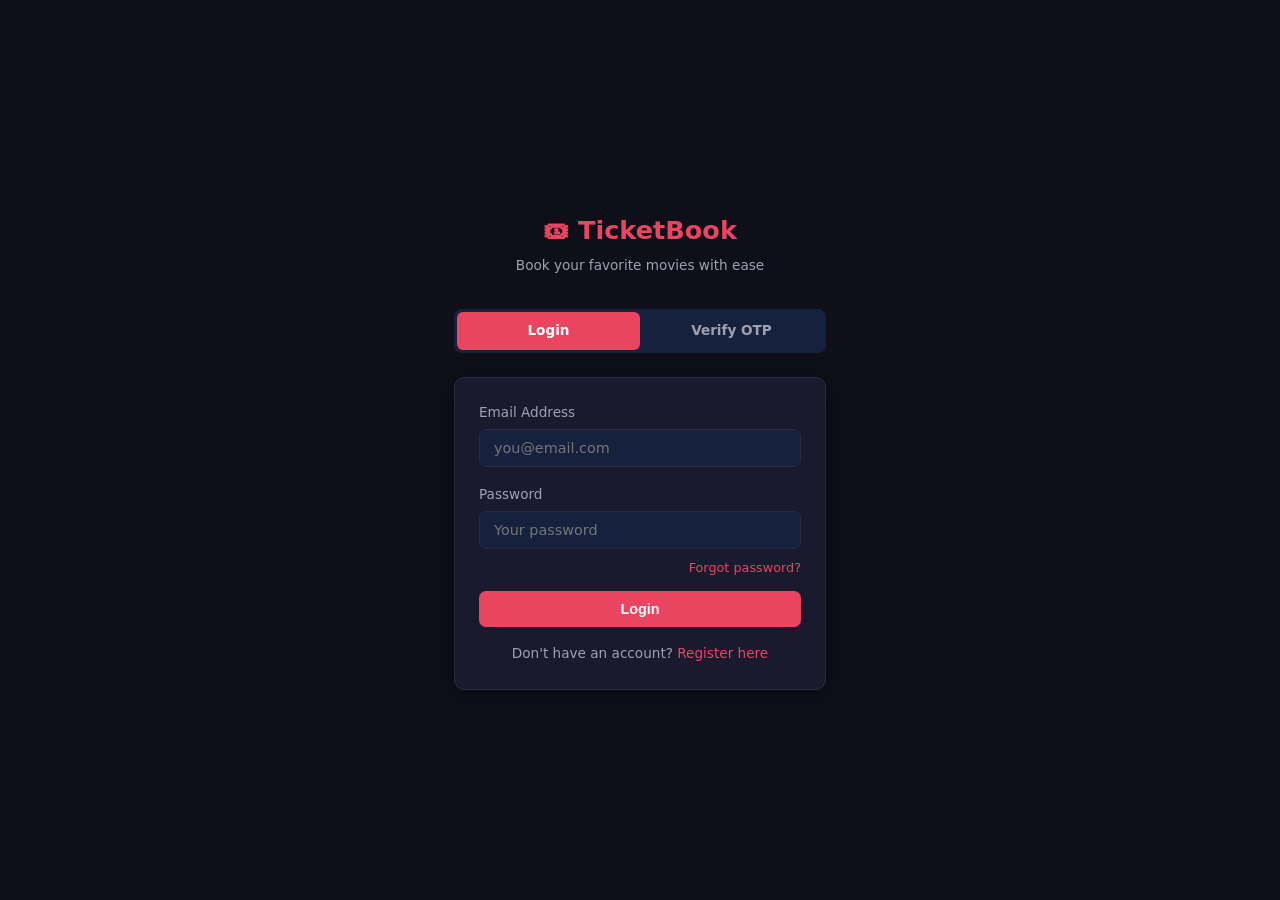
<file: ticket-booking-project/frontend/booking.html>
<!DOCTYPE html>
<html lang="en">
<head>
  <meta charset="UTF-8"><meta name="viewport" content="width=device-width, initial-scale=1">
  <title>Book Tickets — Ticket Booking</title>
  <link rel="stylesheet" href="style.css">
  <style>
    .filter-bar { display: flex; gap: 10px; flex-wrap: wrap; margin-bottom: 1.5rem; align-items: flex-end; }
    .filter-bar .form-group { flex: 1; min-width: 140px; margin: 0; }
    .cost-box { background: rgba(233,69,96,0.08); border: 1px solid rgba(233,69,96,0.2); border-radius: 8px; padding: 12px 16px; margin-bottom: 1rem; font-size: 0.9rem; }
    .bulk-preview { margin-top: 1rem; }
    .bulk-row { display: flex; gap: 10px; align-items: center; padding: 8px 0; border-bottom: 1px solid var(--border); font-size: 0.85rem; }
    .bulk-row:last-child { border: none; }
    .movie-badge { display: inline-block; font-size: 0.7rem; padding: 2px 7px; background: var(--accent2); color: #a0c0ff; border-radius: 4px; }
    .timing-grid { display: grid; grid-template-columns: repeat(auto-fill, minmax(70px, 1fr)); gap: 8px; margin-top: 8px; }
    .timing-btn { padding: 7px; text-align: center; border: 1px solid var(--border); border-radius: 6px; cursor: pointer; font-size: 0.8rem; font-weight: 600; transition: all 0.2s; }
    .timing-btn.selected { border-color: var(--accent); background: rgba(233,69,96,0.1); color: var(--accent); }
    .timing-btn:hover { border-color: var(--accent); }
    .seats-info { font-size: 0.8rem; color: var(--text2); margin-top: 4px; }
    .seats-low { color: var(--warning); }
  </style>
</head>
<body>

<nav>
  <div class="nav-brand">🎟 TicketBook</div>
  <div style="display:flex;align-items:center;gap:1.5rem">
    <div id="navLinks" class="nav-links"></div>
    <span id="navUser" class="nav-user"></span>
  </div>
</nav>

<div class="container">
  <div class="page-title">Browse Movies</div>
  <p class="page-sub">Select a movie and book your tickets</p>

  <!-- Filter Bar -->
  <div class="filter-bar">
    <div class="form-group">
      <label>Filter by Theater</label>
      <select id="filterTheater" onchange="loadMovies()">
        <option value="">All Theaters</option>
      </select>
    </div>
    <div class="form-group">
      <label>Search</label>
      <input type="text" id="searchInput" placeholder="Movie title..." oninput="filterMovies()">
    </div>
  </div>

  <!-- Tabs -->
  <div class="tabs">
    <button class="tab active" onclick="switchTab('browse')">🎬 Browse Movies</button>
    <button class="tab" onclick="switchTab('bulk')">📋 Bulk Booking</button>
  </div>

  <!-- BROWSE TAB -->
  <div class="tab-panel active" id="panelBrowse">
    <div id="moviesGrid" class="grid-3">
      <div class="empty-state">Loading movies...</div>
    </div>
  </div>

  <!-- BULK BOOKING TAB -->
  <div class="tab-panel" id="panelBulk">
    <div class="grid-2">
      <div class="card">
        <div class="card-title">Bulk Booking Setup</div>
        <div id="bulkAlert" class="alert"></div>
        <div class="form-group">
          <label>Movie</label>
          <select id="bulkMovie" onchange="updateBulkMovieInfo()">
            <option value="">Select Movie...</option>
          </select>
        </div>
        <div id="bulkMovieInfo" style="display:none">
          <div class="form-group">
            <label>Show Date</label>
            <input type="date" id="bulkDate">
          </div>
          <div class="form-group">
            <label>Show Timing</label>
            <div class="timing-grid" id="bulkTimings"></div>
          </div>
        </div>
        <div class="form-group">
          <label>Upload User List (JSON)</label>
          <textarea id="bulkJson" placeholder='[
  {"userName":"Priya N","userEmail":"priya@gmail.com","ticketCount":2},
  {"userName":"Rahul M","userEmail":"rahul@gmail.com","ticketCount":1}
]' style="min-height:140px;font-size:0.78rem"></textarea>
          <p style="font-size:0.75rem;color:var(--text2);margin-top:4px">Each entry needs: userName, userEmail, ticketCount</p>
        </div>
        <div id="bulkPreview" class="bulk-preview"></div>
        <button class="btn btn-secondary btn-full mb-1" onclick="parseBulkJson()">Preview</button>
        <button class="btn btn-primary btn-full" id="btnBulkBook" data-label="Process Bulk Booking" onclick="doBulkBooking()">Process Bulk Booking</button>
      </div>
      <div class="card">
        <div class="card-title">How Bulk Booking Works</div>
        <div style="font-size:0.85rem;color:var(--text2);line-height:1.9">
          <p>1. Select a movie and show timing</p>
          <p>2. Paste or type your user list in JSON format</p>
          <p>3. Preview to validate the list</p>
          <p>4. Click <strong style="color:var(--text)">Process</strong> — one API call books all tickets simultaneously</p>
          <p>5. Each user receives an email confirmation</p>
          <br>
          <p style="color:var(--accent)">All N bookings processed in a single backend operation — zero sequential calls.</p>
        </div>
        <div class="divider"></div>
        <div id="bulkResult"></div>
      </div>
    </div>
  </div>
</div>

<!-- BOOKING MODAL -->
<div class="modal-overlay" id="bookingModal">
  <div class="modal">
    <div class="modal-title">Book Tickets <button class="modal-close" onclick="closeModal()">✕</button></div>
    <div id="bookingAlert" class="alert"></div>

    <div id="movieSummary" style="margin-bottom:1.2rem;padding-bottom:1rem;border-bottom:1px solid var(--border)"></div>

    <div class="form-group">
      <label>Select Timing</label>
      <div class="timing-grid" id="modalTimings"></div>
    </div>
    <div class="form-group">
      <label>Show Date</label>
      <input type="date" id="modalDate">
    </div>
    <div class="form-group">
      <label>Number of Tickets</label>
      <input type="number" id="ticketCount" min="1" max="10" value="1" oninput="updateCost()">
    </div>
    <div class="cost-box" id="costDisplay">Select tickets to see price</div>
    <button class="btn btn-primary btn-full" id="btnBook" data-label="Confirm Booking" onclick="doBooking()">Confirm Booking</button>
  </div>
</div>

<script src="api.js"></script>
<script>
  if (!Auth.requireLogin()) throw new Error("redirect");
  UI.renderNav("booking");

  let allMovies = [];
  let selectedMovie = null;
  let selectedTiming = "";
  let bulkMovieData = null;
  let bulkSelectedTiming = "";
  let parsedBulkUsers = [];

  // Handle #bulk anchor
  if (location.hash === "#bulk") {
    document.querySelectorAll(".tab").forEach((t,i) => t.classList.toggle("active", i===1));
    document.querySelectorAll(".tab-panel").forEach((p,i) => p.classList.toggle("active", i===1));
  }

  async function init() {
    await Promise.all([loadTheaters(), loadMovies()]);
  }

  async function loadTheaters() {
    try {
      const data = await API.getTheaters();
      const sel = document.getElementById("filterTheater");
      data.theaters.forEach(t => {
        const o = document.createElement("option");
        o.value = t.id; o.textContent = `${t.name} — ${t.city}`;
        sel.appendChild(o);
      });
    } catch {}
  }

  async function loadMovies() {
    const tid = document.getElementById("filterTheater").value;
    document.getElementById("moviesGrid").innerHTML = `<div class="empty-state"><span class="spinner"></span> Loading...</div>`;
    try {
      const data = await API.getMovies(tid);
      allMovies = data.movies;
      populateBulkMovies();
      filterMovies();
    } catch (err) {
      document.getElementById("moviesGrid").innerHTML = `<div class="empty-state">${err.message}</div>`;
    }
  }

  function filterMovies() {
    const q = document.getElementById("searchInput").value.toLowerCase();
    const filtered = allMovies.filter(m => m.title.toLowerCase().includes(q));
    renderMovies(filtered);
  }

  function renderMovies(movies) {
    const grid = document.getElementById("moviesGrid");
    if (!movies.length) { grid.innerHTML = `<div class="empty-state">No movies found.</div>`; return; }
    grid.innerHTML = movies.map(m => `
      <div class="movie-card" onclick="openBookingModal('${m.id}')">
        <div class="movie-poster">🎬</div>
        <div class="movie-info">
          <div class="movie-title">${m.title}</div>
          <div class="movie-meta">
            <span>🗣 ${m.language || "—"}</span>
            <span>⏱ ${m.durationMins || "—"} min</span>
            <span>${m.genre?.join(", ") || ""}</span>
          </div>
          <div style="font-size:0.78rem;color:var(--text2);margin-bottom:6px">📍 ${m.theaterName || "—"}</div>
          <div class="flex flex-between flex-center">
            <div class="movie-price">${UI.rupee(m.price)}</div>
            <div class="seats-info ${m.availableSeats < 20 ? 'seats-low' : ''}">${m.availableSeats} seats</div>
          </div>
        </div>
      </div>`).join("");
  }

  function openBookingModal(movieId) {
    selectedMovie = allMovies.find(m => m.id === movieId);
    if (!selectedMovie) return;
    selectedTiming = "";

    document.getElementById("movieSummary").innerHTML = `
      <div style="font-weight:700;font-size:1rem">${selectedMovie.title}</div>
      <div style="color:var(--text2);font-size:0.82rem;margin-top:4px">${selectedMovie.theaterName} · ${selectedMovie.language} · ${selectedMovie.durationMins} min</div>
      <div style="color:var(--accent);font-weight:700;margin-top:6px">${UI.rupee(selectedMovie.price)} per ticket</div>
      <div class="seats-info ${selectedMovie.availableSeats < 20 ? 'seats-low' : ''}" style="margin-top:4px">${selectedMovie.availableSeats} seats available</div>`;

    const timings = selectedMovie.showTimings || [];
    document.getElementById("modalTimings").innerHTML = timings.map(t =>
      `<div class="timing-btn" onclick="selectTiming('${t}', this)">${t}</div>`).join("");

    document.getElementById("modalDate").value = selectedMovie.showDate || "";
    document.getElementById("ticketCount").value = 1;
    document.getElementById("bookingAlert").classList.remove("show");
    updateCost();
    document.getElementById("bookingModal").classList.add("open");
  }

  function selectTiming(t, el) {
    selectedTiming = t;
    document.querySelectorAll("#modalTimings .timing-btn").forEach(b => b.classList.remove("selected"));
    el.classList.add("selected");
    updateCost();
  }

  function updateCost() {
    if (!selectedMovie) return;
    const count = parseInt(document.getElementById("ticketCount").value) || 1;
    const { base, convenience, total } = Cost.calculate(selectedMovie.price, count);
    document.getElementById("costDisplay").innerHTML =
      `Base: ${UI.rupee(base)} + Convenience: ${UI.rupee(convenience)} = <strong style="color:var(--accent)">${UI.rupee(total)}</strong>`;
  }

  async function doBooking() {
    UI.hideAlert("bookingAlert");
    const count = parseInt(document.getElementById("ticketCount").value) || 1;
    const date  = document.getElementById("modalDate").value;
    if (!selectedTiming) return UI.showAlert("bookingAlert", "Please select a show timing");
    if (!date) return UI.showAlert("bookingAlert", "Please select a show date");
    if (count < 1 || count > 10) return UI.showAlert("bookingAlert", "Tickets must be between 1 and 10");

    const { total } = Cost.calculate(selectedMovie.price, count);

    UI.setLoading("btnBook", true);
    try {
      const data = await API.bookTicket({
        movieId: selectedMovie.id,
        theaterId: selectedMovie.theaterId,
        showTiming: selectedTiming,
        showDate: date,
        ticketCount: count,
        pricePerTicket: selectedMovie.price,
        totalCost: total,
        userName: Auth.user().name
      });
      UI.showAlert("bookingAlert", `Booking confirmed! ID: ${data.bookingId}. Check your email.`, "success");
      selectedMovie.availableSeats -= count;
      setTimeout(() => closeModal(), 3000);
    } catch (err) {
      UI.showAlert("bookingAlert", err.message);
    } finally {
      UI.setLoading("btnBook", false);
    }
  }

  // ── BULK BOOKING ─────────────────────────────────────────
  function populateBulkMovies() {
    const sel = document.getElementById("bulkMovie");
    sel.innerHTML = `<option value="">Select Movie...</option>`;
    allMovies.forEach(m => {
      const o = document.createElement("option");
      o.value = m.id; o.textContent = `${m.title} — ${m.theaterName}`;
      sel.appendChild(o);
    });
  }

  function updateBulkMovieInfo() {
    const mid = document.getElementById("bulkMovie").value;
    bulkMovieData = allMovies.find(m => m.id === mid) || null;
    const info = document.getElementById("bulkMovieInfo");
    if (!bulkMovieData) { info.style.display = "none"; return; }
    info.style.display = "block";
    document.getElementById("bulkDate").value = bulkMovieData.showDate || "";
    bulkSelectedTiming = "";
    document.getElementById("bulkTimings").innerHTML = (bulkMovieData.showTimings || []).map(t =>
      `<div class="timing-btn" onclick="selectBulkTiming('${t}', this)">${t}</div>`).join("");
  }

  function selectBulkTiming(t, el) {
    bulkSelectedTiming = t;
    document.querySelectorAll("#bulkTimings .timing-btn").forEach(b => b.classList.remove("selected"));
    el.classList.add("selected");
  }

  function parseBulkJson() {
    UI.hideAlert("bulkAlert");
    try {
      const raw = document.getElementById("bulkJson").value.trim();
      parsedBulkUsers = JSON.parse(raw);
      if (!Array.isArray(parsedBulkUsers)) throw new Error("Must be a JSON array");
      const errors = parsedBulkUsers.map((u,i) => {
        if (!u.userName) return `Row ${i+1}: missing userName`;
        if (!u.userEmail) return `Row ${i+1}: missing userEmail`;
        if (!u.ticketCount || u.ticketCount < 1) return `Row ${i+1}: invalid ticketCount`;
        return null;
      }).filter(Boolean);
      if (errors.length) return UI.showAlert("bulkAlert", errors.join(" | "));
      const totalTickets = parsedBulkUsers.reduce((s,u) => s+u.ticketCount, 0);
      const totalCost = bulkMovieData ? Cost.calculate(bulkMovieData.price, totalTickets).total : "?";
      document.getElementById("bulkPreview").innerHTML = `
        <div style="font-size:0.82rem;color:var(--text2);margin-bottom:8px">${parsedBulkUsers.length} users · ${totalTickets} total tickets${bulkMovieData ? ` · Est. ${UI.rupee(totalCost)}` : ''}</div>
        ${parsedBulkUsers.map((u,i) => `
          <div class="bulk-row">
            <span style="width:20px;color:var(--text2)">${i+1}</span>
            <span style="flex:1">${u.userName}</span>
            <span style="flex:1;color:var(--text2)">${u.userEmail}</span>
            <span class="badge-role badge-user">${u.ticketCount} tickets</span>
          </div>`).join("")}`;
    } catch (err) {
      UI.showAlert("bulkAlert", "Invalid JSON: " + err.message);
    }
  }

  async function doBulkBooking() {
    UI.hideAlert("bulkAlert");
    if (!bulkMovieData) return UI.showAlert("bulkAlert", "Please select a movie");
    if (!bulkSelectedTiming) return UI.showAlert("bulkAlert", "Please select a show timing");
    if (!parsedBulkUsers.length) return UI.showAlert("bulkAlert", "Preview the user list first");

    // Add userId from current user for each entry (or keep their own)
    const users = parsedBulkUsers.map(u => ({
      userId: u.userId || Auth.user().id,
      userEmail: u.userEmail,
      userName: u.userName,
      ticketCount: u.ticketCount
    }));

    UI.setLoading("btnBulkBook", true);
    try {
      const data = await API.bulkBooking({
        movieId: bulkMovieData.id,
        theaterId: bulkMovieData.theaterId,
        showTiming: bulkSelectedTiming,
        showDate: document.getElementById("bulkDate").value,
        users
      });
      document.getElementById("bulkResult").innerHTML = `
        <div class="alert alert-success show">
          ${data.message}<br>
          Batch ID: <code>${data.batchId}</code><br>
          ${data.failed?.length ? `<small style="color:var(--warning)">${data.failed.length} failed</small>` : ''}
        </div>`;
      parsedBulkUsers = [];
      document.getElementById("bulkPreview").innerHTML = "";
    } catch (err) {
      UI.showAlert("bulkAlert", err.message);
    } finally {
      UI.setLoading("btnBulkBook", false);
    }
  }

  function switchTab(t) {
    const tabs = document.querySelectorAll(".tab");
    const panels = document.querySelectorAll(".tab-panel");
    const idx = t === "browse" ? 0 : 1;
    tabs.forEach((tab, i) => tab.classList.toggle("active", i === idx));
    panels.forEach((p, i) => p.classList.toggle("active", i === idx));
  }

  function closeModal() {
    document.getElementById("bookingModal").classList.remove("open");
    selectedMovie = null; selectedTiming = "";
  }

  init();
</script>
</body>
</html>
</file>
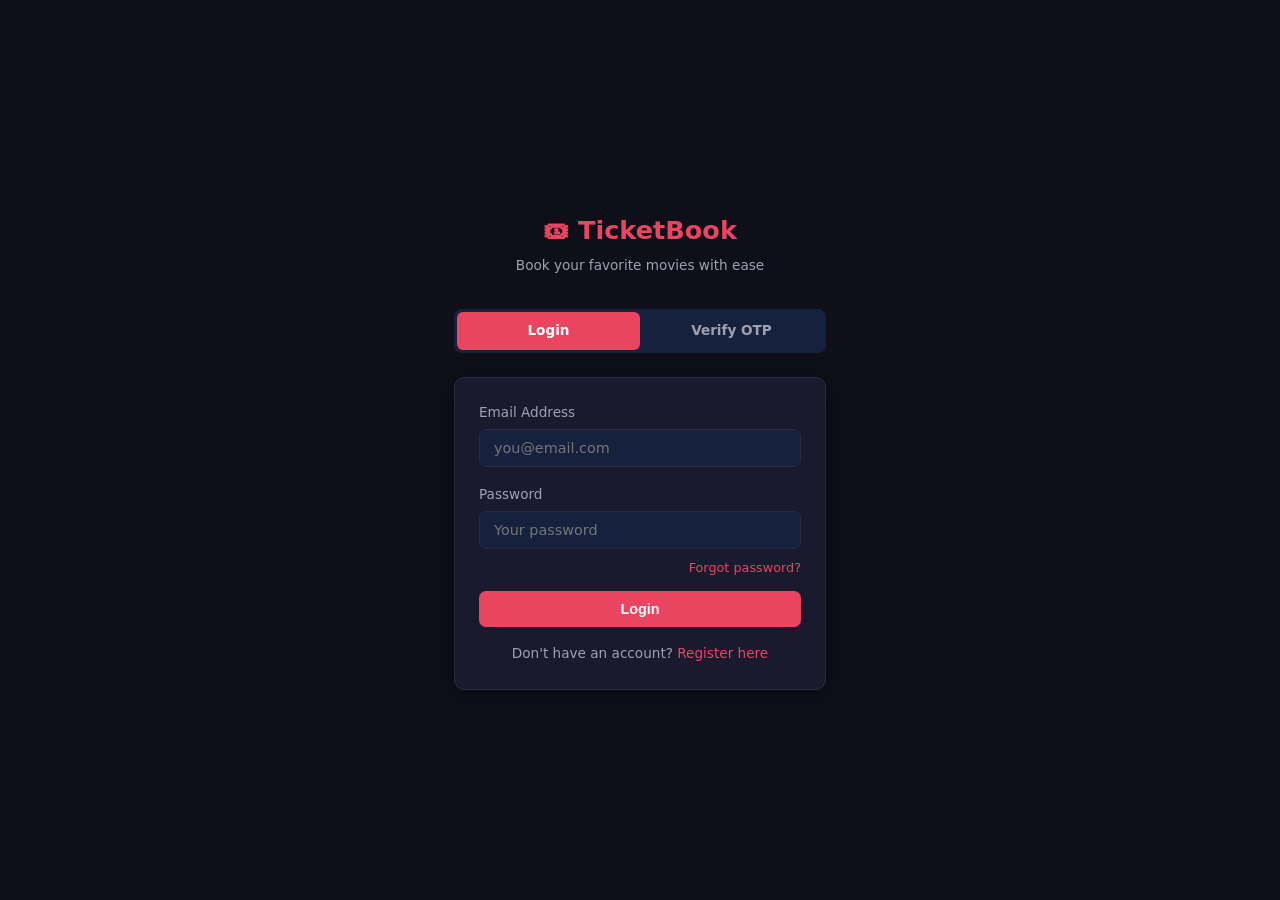
<file: ticket-booking-project/frontend/dashboard.html>
<!DOCTYPE html>
<html lang="en">
<head>
  <meta charset="UTF-8"><meta name="viewport" content="width=device-width, initial-scale=1">
  <title>Dashboard — Ticket Booking</title>
  <link rel="stylesheet" href="style.css">
  <style>
    .welcome-banner { background: linear-gradient(135deg, var(--accent2) 0%, #1a1a3e 100%); border: 1px solid var(--border); border-radius: var(--radius); padding: 1.5rem 2rem; margin-bottom: 2rem; display: flex; align-items: center; justify-content: space-between; flex-wrap: wrap; gap: 1rem; }
    .welcome-name { font-size: 1.4rem; font-weight: 700; }
    .welcome-sub { color: var(--text2); font-size: 0.85rem; margin-top: 4px; }
    .quick-actions { display: grid; grid-template-columns: repeat(auto-fit, minmax(160px, 1fr)); gap: 1rem; margin-bottom: 2rem; }
    .quick-card { background: var(--bg2); border: 1px solid var(--border); border-radius: var(--radius); padding: 1.2rem; text-align: center; cursor: pointer; transition: all 0.2s; text-decoration: none; display: block; }
    .quick-card:hover { border-color: var(--accent); transform: translateY(-2px); text-decoration: none; }
    .quick-icon { font-size: 1.8rem; margin-bottom: 8px; }
    .quick-label { font-size: 0.82rem; color: var(--text2); font-weight: 600; }
    .profile-card { display: grid; grid-template-columns: 1fr 1fr; gap: 1rem; }
    .profile-field { }
    .profile-label { font-size: 0.75rem; color: var(--text2); text-transform: uppercase; letter-spacing: 0.05em; margin-bottom: 3px; }
    .profile-val { font-size: 0.9rem; color: var(--text); }
  </style>
</head>
<body>

<nav>
  <div class="nav-brand">🎟 TicketBook</div>
  <div style="display:flex;align-items:center;gap:1.5rem">
    <div id="navLinks" class="nav-links"></div>
    <span id="navUser" class="nav-user"></span>
  </div>
</nav>

<div class="container">

  <!-- Welcome banner -->
  <div class="welcome-banner">
    <div>
      <div class="welcome-name" id="welcomeName">Welcome back!</div>
      <div class="welcome-sub" id="welcomeSub"></div>
    </div>
    <span class="badge-role" id="welcomeBadge"></span>
  </div>

  <!-- Stats strip -->
  <div class="stats-strip" id="statsStrip"></div>

  <!-- Quick actions -->
  <div class="quick-actions" id="quickActions"></div>

  <!-- Role-based section -->
  <div id="roleSection"></div>

</div>

<!-- Edit Profile Modal -->
<div class="modal-overlay" id="profileModal">
  <div class="modal">
    <div class="modal-title">Edit Profile <button class="modal-close" onclick="closeModal('profileModal')">✕</button></div>
    <div id="profileAlert" class="alert"></div>
    <div class="form-group"><label>Full Name</label><input type="text" id="editName"></div>
    <div class="form-group"><label>Phone</label><input type="text" id="editPhone" placeholder="+91 XXXXX XXXXX"></div>
    <div style="display:flex;gap:10px;margin-top:1rem">
      <button class="btn btn-primary" style="flex:1" id="btnSaveProfile" data-label="Save Changes" onclick="saveProfile()">Save Changes</button>
      <button class="btn btn-secondary" onclick="closeModal('profileModal')">Cancel</button>
    </div>
    <div class="divider"></div>
    <button class="btn btn-danger btn-full" onclick="confirmDeactivate()">Deactivate My Account</button>
  </div>
</div>

<script src="api.js"></script>
<script>
  if (!Auth.requireLogin()) throw new Error("redirect");

  const user = Auth.user();
  UI.renderNav("dashboard");

  document.getElementById("welcomeName").textContent = `Welcome, ${user.name}!`;
  document.getElementById("welcomeSub").textContent = `Logged in as ${user.email}`;
  document.getElementById("welcomeBadge").className = `badge-role badge-${user.role}`;
  document.getElementById("welcomeBadge").textContent = user.role;

  async function init() {
    renderQuickActions();
    await Promise.all([loadStats(), loadRoleSection()]);
  }

  function renderQuickActions() {
    const actions = {
      user: [
        { icon: "🎬", label: "Browse Movies", href: "booking.html" },
        { icon: "🎟", label: "My Bookings", onclick: "scrollTo('bookingsSection')" },
        { icon: "👤", label: "Edit Profile", onclick: "openProfileModal()" },
        { icon: "📋", label: "Bulk Book", href: "booking.html#bulk" }
      ],
      admin: [
        { icon: "➕", label: "Add Movie", href: "admin.html#addMovie" },
        { icon: "🏢", label: "Add Theater", href: "admin.html#addTheater" },
        { icon: "📊", label: "Manage", href: "admin.html" },
        { icon: "👤", label: "Edit Profile", onclick: "openProfileModal()" }
      ],
      superadmin: [
        { icon: "✅", label: "Approve Admins", href: "admin.html#approve" },
        { icon: "🚩", label: "Flag Theater", href: "admin.html#theaters" },
        { icon: "📊", label: "All Bookings", href: "admin.html#bookings" },
        { icon: "👥", label: "All Users", href: "admin.html#users" }
      ]
    };
    const list = actions[user.role] || actions.user;
    document.getElementById("quickActions").innerHTML = list.map(a => {
      const attr = a.href ? `href="${a.href}"` : `href="#" onclick="${a.onclick}"`;
      return `<a class="quick-card" ${attr}><div class="quick-icon">${a.icon}</div><div class="quick-label">${a.label}</div></a>`;
    }).join("");
  }

  async function loadStats() {
    const strip = document.getElementById("statsStrip");
    try {
      if (user.role === "user") {
        const data = await API.getMyBookings();
        const total = data.bookings.length;
        const confirmed = data.bookings.filter(b => b.status === "confirmed").length;
        const spent = data.bookings.reduce((s, b) => s + (b.totalCost || 0), 0);
        strip.innerHTML = `
          <div class="stat-card"><div class="stat-val">${total}</div><div class="stat-label">Total Bookings</div></div>
          <div class="stat-card"><div class="stat-val">${confirmed}</div><div class="stat-label">Confirmed</div></div>
          <div class="stat-card"><div class="stat-val">${UI.rupee(spent)}</div><div class="stat-label">Total Spent</div></div>`;
      } else {
        const [bData, uData] = await Promise.all([API.getAllBookings(), API.getAllUsers()]);
        strip.innerHTML = `
          <div class="stat-card"><div class="stat-val">${bData.bookings.length}</div><div class="stat-label">Total Bookings</div></div>
          <div class="stat-card"><div class="stat-val">${uData.users.length}</div><div class="stat-label">Registered Users</div></div>
          <div class="stat-card"><div class="stat-val">${UI.rupee(bData.bookings.reduce((s,b)=>s+b.totalCost,0))}</div><div class="stat-label">Revenue</div></div>`;
      }
    } catch {}
  }

  async function loadRoleSection() {
    const sec = document.getElementById("roleSection");
    try {
      if (user.role === "user") {
        const data = await API.getMyBookings();
        sec.innerHTML = `
          <h2 class="page-title" id="bookingsSection">My Recent Bookings</h2>
          <div class="card mt-2">
            ${data.bookings.length === 0 ? '<div class="empty-state">No bookings yet. <a href="booking.html">Browse movies →</a></div>' :
              `<div class="table-wrap"><table>
                <thead><tr><th>Movie</th><th>Theater</th><th>Date</th><th>Tickets</th><th>Amount</th><th>Status</th></tr></thead>
                <tbody>${data.bookings.slice(0,10).map(b => `
                  <tr>
                    <td>${b.movieTitle}</td>
                    <td>${b.theaterName}</td>
                    <td>${UI.formatDate(b.showDate)} ${b.showTiming}</td>
                    <td>${b.ticketCount}</td>
                    <td>${UI.rupee(b.totalCost)}</td>
                    <td><span class="status status-${b.status}">${b.status}</span></td>
                  </tr>`).join("")}
                </tbody>
              </table></div>`}
          </div>`;
      } else if (user.role === "admin") {
        const data = await API.getAllBookings();
        sec.innerHTML = `
          <h2 class="page-title">Recent Bookings</h2>
          <div class="card mt-2">
            <div class="table-wrap"><table>
              <thead><tr><th>User</th><th>Movie</th><th>Date</th><th>Tickets</th><th>Amount</th><th>Status</th></tr></thead>
              <tbody>${data.bookings.slice(0,15).map(b => `
                <tr>
                  <td>${b.userName}<br><small style="color:var(--text2)">${b.userEmail}</small></td>
                  <td>${b.movieTitle}</td>
                  <td>${UI.formatDate(b.showDate)}</td>
                  <td>${b.ticketCount}</td>
                  <td>${UI.rupee(b.totalCost)}</td>
                  <td><span class="status status-${b.status}">${b.status}</span></td>
                </tr>`).join("")}
              </tbody>
            </table></div>
          </div>`;
      } else {
        const [adminsData, usersData] = await Promise.all([API.getPendingAdmins(), API.getAllUsers()]);
        const pending = adminsData.admins.filter(a => a.approvalStatus === "pending");
        sec.innerHTML = `
          <h2 class="page-title">Pending Admin Approvals</h2>
          <div class="card mt-2">
            ${pending.length === 0 ? '<div class="empty-state">No pending approvals.</div>' :
              `<div class="table-wrap"><table>
                <thead><tr><th>Company</th><th>Email</th><th>Registered</th><th>Action</th></tr></thead>
                <tbody>${pending.map(a => `
                  <tr>
                    <td>${a.companyName || a.name}</td>
                    <td>${a.email}</td>
                    <td>${UI.formatDate(a.createdAt)}</td>
                    <td>
                      <button class="btn btn-success btn-sm" onclick="approveAdmin('${a.email}','approved')">Approve</button>
                      <button class="btn btn-danger btn-sm" style="margin-left:6px" onclick="approveAdmin('${a.email}','rejected')">Reject</button>
                    </td>
                  </tr>`).join("")}
                </tbody></table></div>`}
          </div>`;
      }
    } catch (err) {
      sec.innerHTML = `<div class="alert alert-error show">${err.message}</div>`;
    }
  }

  async function approveAdmin(email, decision) {
    try {
      await API.approveCompany({ adminEmail: email, decision });
      alert(`Admin ${decision} successfully`);
      loadRoleSection();
    } catch (err) { alert(err.message); }
  }

  async function openProfileModal() {
    try {
      const data = await API.getProfile();
      document.getElementById("editName").value = data.user.name || "";
      document.getElementById("editPhone").value = data.user.phone || "";
      document.getElementById("profileModal").classList.add("open");
    } catch (err) { alert(err.message); }
  }

  async function saveProfile() {
    const name  = document.getElementById("editName").value.trim();
    const phone = document.getElementById("editPhone").value.trim();
    UI.hideAlert("profileAlert");
    if (!name) return UI.showAlert("profileAlert", "Name cannot be empty");
    UI.setLoading("btnSaveProfile", true);
    try {
      await API.updateProfile({ name, phone });
      const u = Auth.user(); u.name = name; localStorage.setItem("user", JSON.stringify(u));
      UI.showAlert("profileAlert", "Profile updated!", "success");
      setTimeout(() => closeModal("profileModal"), 1500);
    } catch (err) { UI.showAlert("profileAlert", err.message); }
    finally { UI.setLoading("btnSaveProfile", false); }
  }

  async function confirmDeactivate() {
    if (!confirm("Are you sure you want to deactivate your account? You will be logged out.")) return;
    try {
      await API.deactivate();
      alert("Account deactivated. Goodbye!");
      Auth.logout();
    } catch (err) { alert(err.message); }
  }

  function closeModal(id) { document.getElementById(id).classList.remove("open"); }
  function scrollTo(id) { document.getElementById(id)?.scrollIntoView({ behavior: "smooth" }); }

  init();
</script>
</body>
</html>
</file>
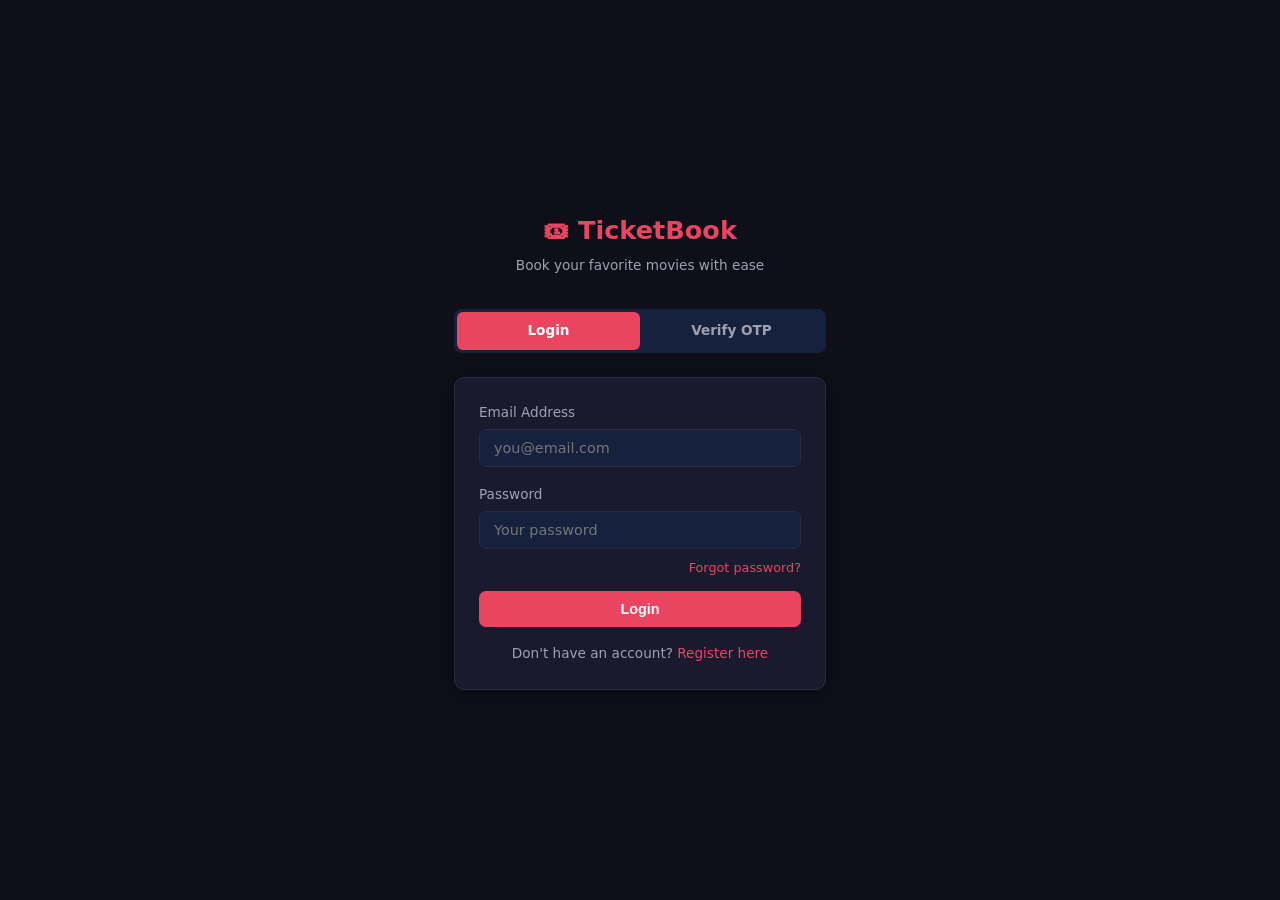
<file: ticket-booking-project/frontend/login.html>
<!--
<!DOCTYPE html>
<html lang="en">
<head>
  <meta charset="UTF-8"><meta name="viewport" content="width=device-width, initial-scale=1">
  <title>Login — Ticket Booking</title>
  <link rel="stylesheet" href="style.css">
  <style>
    body { display: flex; align-items: center; justify-content: center; min-height: 100vh; background: var(--bg); }
    .auth-wrap { width: 100%; max-width: 420px; padding: 1.5rem; }
    .auth-logo { text-align: center; margin-bottom: 2rem; }
    .auth-logo h1 { font-size: 1.6rem; color: var(--accent); }
    .auth-logo p { color: var(--text2); font-size: 0.85rem; margin-top: 4px; }
    .auth-tabs { display: flex; background: var(--bg3); border-radius: 8px; padding: 3px; margin-bottom: 1.5rem; }
    .auth-tab { flex: 1; text-align: center; padding: 8px; border-radius: 6px; cursor: pointer; font-size: 0.85rem; font-weight: 600; color: var(--text2); transition: all 0.2s; }
    .auth-tab.active { background: var(--accent); color: #fff; }
    .forgot { font-size: 0.8rem; color: var(--text2); text-align: right; margin-top: -8px; margin-bottom: 12px; }
    .forgot a { color: var(--accent); }
    .divider-text { text-align: center; color: var(--text2); font-size: 0.8rem; margin: 1rem 0; position: relative; }
    .divider-text::before, .divider-text::after { content: ''; position: absolute; top: 50%; width: 40%; height: 1px; background: var(--border); }
    .divider-text::before { left: 0; } .divider-text::after { right: 0; }
    .register-link { text-align: center; font-size: 0.85rem; color: var(--text2); margin-top: 1rem; }
  </style>
</head>
<body>
<div class="auth-wrap">
  <div class="auth-logo">
    <h1>🎟 TicketBook</h1>
    <p>Book your favorite movies with ease</p>
  </div>

  <div class="auth-tabs">
    <div class="auth-tab active" id="tabLogin" onclick="switchTab('login')">Login</div>
    <div class="auth-tab" id="tabOtp" onclick="switchTab('otp')">Verify OTP</div>
  </div>

  <div id="panelLogin">
    <div class="card">
      <div id="loginAlert" class="alert"></div>
      <div class="form-group">
        <label>Email Address</label>
        <input type="email" id="loginEmail" placeholder="you@email.com" autocomplete="email">
      </div>
      <div class="form-group">
        <label>Password</label>
        <input type="password" id="loginPassword" placeholder="Your password" autocomplete="current-password">
      </div>
      <div class="forgot"><a href="#" onclick="forgotPassword()">Forgot password?</a></div>
      <button class="btn btn-primary btn-full" id="btnLogin" data-label="Login" onclick="doLogin()">Login</button>
      <div class="register-link mt-2">Don't have an account? <a href="register.html">Register here</a></div>
    </div>
  </div>

  <div id="panelOtp" style="display:none">
    <div class="card">
      <p style="color:var(--text2);font-size:0.85rem;margin-bottom:1rem">Enter the 6-digit OTP sent to your email after registration.</p>
      <div id="otpAlert" class="alert"></div>
      <div class="form-group">
        <label>Email Address</label>
        <input type="email" id="otpEmail" placeholder="you@email.com">
      </div>
      <div class="form-group">
        <label>OTP Code</label>
        <input type="text" id="otpCode" placeholder="6-digit code" maxlength="6" style="letter-spacing:6px;font-size:1.2rem;text-align:center">
      </div>
      <button class="btn btn-primary btn-full" id="btnOtp" data-label="Verify OTP" onclick="doVerifyOtp()">Verify OTP</button>
      <div class="register-link mt-2">Already verified? <a href="#" onclick="switchTab('login')">Login</a></div>
    </div>
  </div>
</div>

<script src="api.js"></script>
<script>
  // Redirect if already logged in
  if (Auth.isLoggedIn()) window.location.href = "dashboard.html";

  function switchTab(tab) {
    document.getElementById("panelLogin").style.display = tab === "login" ? "block" : "none";
    document.getElementById("panelOtp").style.display   = tab === "otp"   ? "block" : "none";
    document.getElementById("tabLogin").classList.toggle("active", tab === "login");
    document.getElementById("tabOtp").classList.toggle("active", tab === "otp");
  }

  async function doLogin() {
    const email    = document.getElementById("loginEmail").value.trim();
    const password = document.getElementById("loginPassword").value;
    UI.hideAlert("loginAlert");

    if (!email || !password) return UI.showAlert("loginAlert", "Email and password are required");

    UI.setLoading("btnLogin", true);
    try {
      const data = await API.login({ email, password });
      Auth.save(data);
      window.location.href = "dashboard.html";
    } catch (err) {
      UI.showAlert("loginAlert", err.message);
    } finally {
      UI.setLoading("btnLogin", false);
    }
  }

  async function doVerifyOtp() {
    const email = document.getElementById("otpEmail").value.trim();
    const otp   = document.getElementById("otpCode").value.trim();
    UI.hideAlert("otpAlert");

    if (!email || !otp) return UI.showAlert("otpAlert", "Email and OTP are required");
    if (otp.length !== 6) return UI.showAlert("otpAlert", "OTP must be 6 digits");

    UI.setLoading("btnOtp", true);
    try {
      await API.verifyOtp({ email, otp });
      UI.showAlert("otpAlert", "Email verified! You can now login.", "success");
      setTimeout(() => switchTab("login"), 2000);
    } catch (err) {
      UI.showAlert("otpAlert", err.message);
    } finally {
      UI.setLoading("btnOtp", false);
    }
  }

  function forgotPassword() {
    alert("Password reset: Contact support or re-register with a new account. (Feature coming soon)");
  }

  // Allow Enter key
  document.addEventListener("keypress", (e) => {
    if (e.key === "Enter") {
      if (document.getElementById("panelLogin").style.display !== "none") doLogin();
      else doVerifyOtp();
    }
  });
</script>
</body>
</html>
-->


<!DOCTYPE html>
<html lang="en">
<head>
  <meta charset="UTF-8"><meta name="viewport" content="width=device-width, initial-scale=1">
  <title>Login — Ticket Booking</title>
  <link rel="stylesheet" href="style.css">
  <style>
    body { display: flex; align-items: center; justify-content: center; min-height: 100vh; background: var(--bg); }
    .auth-wrap { width: 100%; max-width: 420px; padding: 1.5rem; }
    .auth-logo { text-align: center; margin-bottom: 2rem; }
    .auth-logo h1 { font-size: 1.6rem; color: var(--accent); }
    .auth-logo p { color: var(--text2); font-size: 0.85rem; margin-top: 4px; }
    .auth-tabs { display: flex; background: var(--bg3); border-radius: 8px; padding: 3px; margin-bottom: 1.5rem; }
    .auth-tab { flex: 1; text-align: center; padding: 8px; border-radius: 6px; cursor: pointer; font-size: 0.85rem; font-weight: 600; color: var(--text2); transition: all 0.2s; }
    .auth-tab.active { background: var(--accent); color: #fff; }
    .forgot { font-size: 0.8rem; color: var(--text2); text-align: right; margin-top: -8px; margin-bottom: 12px; }
    .forgot a { color: var(--accent); }
    .divider-text { text-align: center; color: var(--text2); font-size: 0.8rem; margin: 1rem 0; position: relative; }
    .divider-text::before, .divider-text::after { content: ''; position: absolute; top: 50%; width: 40%; height: 1px; background: var(--border); }
    .divider-text::before { left: 0; } .divider-text::after { right: 0; }
    .register-link { text-align: center; font-size: 0.85rem; color: var(--text2); margin-top: 1rem; }
  </style>
</head>
<body>
<div class="auth-wrap">
  <div class="auth-logo">
    <h1>🎟 TicketBook</h1>
    <p>Book your favorite movies with ease</p>
  </div>

  <div class="auth-tabs">
    <div class="auth-tab active" id="tabLogin" onclick="switchTab('login')">Login</div>
    <div class="auth-tab" id="tabOtp" onclick="switchTab('otp')">Verify OTP</div>
  </div>

  <div id="panelLogin">
    <div class="card">
      <div id="loginAlert" class="alert"></div>
      <div class="form-group">
        <label>Email Address</label>
        <input type="email" id="loginEmail" placeholder="you@email.com" autocomplete="email">
      </div>
      <div class="form-group">
        <label>Password</label>
        <input type="password" id="loginPassword" placeholder="Your password" autocomplete="current-password">
      </div>
      <div class="forgot"><a href="#" onclick="forgotPassword()">Forgot password?</a></div>
      <button class="btn btn-primary btn-full" id="btnLogin" data-label="Login" onclick="doLogin()">Login</button>
      <div class="register-link mt-2">Don't have an account? <a href="register.html">Register here</a></div>
    </div>
  </div>

  <div id="panelOtp" style="display:none">
    <div class="card">
      <p style="color:var(--text2);font-size:0.85rem;margin-bottom:1rem">Verify your account status here.</p>
      <div id="otpAlert" class="alert"></div>
      <div class="form-group">
        <label>Email Address</label>
        <input type="email" id="otpEmail" placeholder="you@email.com">
      </div>
      <div class="form-group">
        <label>OTP Code (Any 6 digits)</label>
        <input type="text" id="otpCode" placeholder="6-digit code" maxlength="6" style="letter-spacing:6px;font-size:1.2rem;text-align:center">
      </div>
      <button class="btn btn-primary btn-full" id="btnOtp" data-label="Verify Status" onclick="doVerifyOtp()">Verify Status</button>
      <div class="register-link mt-2">Already verified? <a href="#" onclick="switchTab('login')">Login</a></div>
    </div>
  </div>
</div>

<script src="api.js"></script>
<script>
  if (Auth.isLoggedIn()) window.location.href = "dashboard.html";

  function switchTab(tab) {
    document.getElementById("panelLogin").style.display = tab === "login" ? "block" : "none";
    document.getElementById("panelOtp").style.display   = tab === "otp"   ? "block" : "none";
    document.getElementById("tabLogin").classList.toggle("active", tab === "login");
    document.getElementById("tabOtp").classList.toggle("active", tab === "otp");
  }

  async function doLogin() {
    const email    = document.getElementById("loginEmail").value.trim();
    const password = document.getElementById("loginPassword").value;
    UI.hideAlert("loginAlert");

    if (!email || !password) return UI.showAlert("loginAlert", "Email and password are required");

    UI.setLoading("btnLogin", true);
    try {
      const data = await API.login({ email, password });
      Auth.save(data);
      window.location.href = "dashboard.html";
    } catch (err) {
      UI.showAlert("loginAlert", err.message);
    } finally {
      UI.setLoading("btnLogin", false);
    }
  }

  async function doVerifyOtp() {
    const email = document.getElementById("otpEmail").value.trim();
    const otp   = document.getElementById("otpCode").value.trim();
    UI.hideAlert("otpAlert");

    if (!email) return UI.showAlert("otpAlert", "Email is required");
    
    UI.setLoading("btnOtp", true);
    // Since registration is auto-verified, we just simulate success here
    setTimeout(() => {
      UI.showAlert("otpAlert", "Account is active! You can now login.", "success");
      UI.setLoading("btnOtp", false);
      setTimeout(() => switchTab("login"), 2000);
    }, 1000);
  }

  function forgotPassword() {
    alert("Password reset: Contact support or re-register. (Feature coming soon)");
  }

  document.addEventListener("keypress", (e) => {
    if (e.key === "Enter") {
      if (document.getElementById("panelLogin").style.display !== "none") doLogin();
      else doVerifyOtp();
    }
  });
</script>
</body>
</html>
</file>
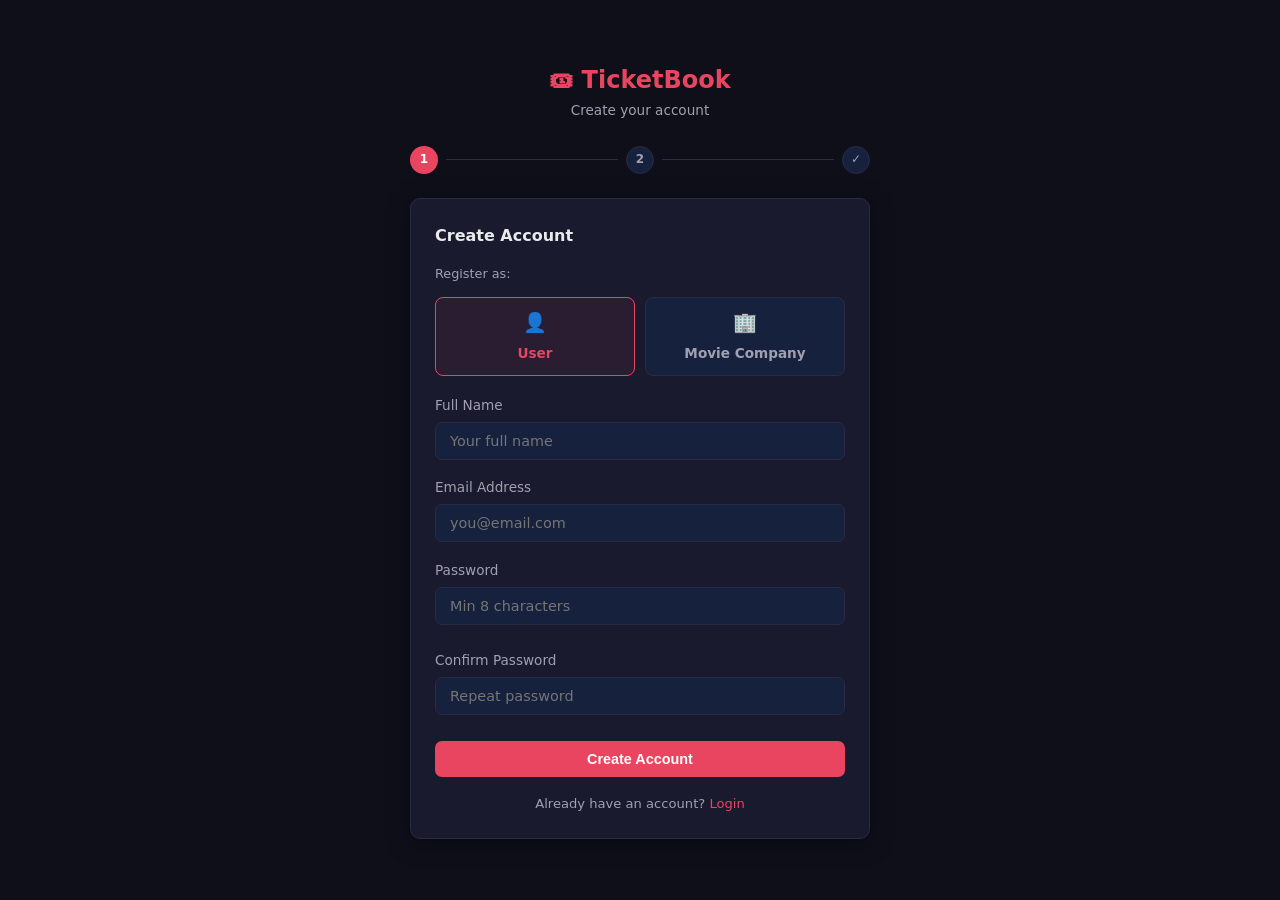
<file: ticket-booking-project/frontend/register.html>
<!--<!DOCTYPE html>
<html lang="en">
<head>
  <meta charset="UTF-8"><meta name="viewport" content="width=device-width, initial-scale=1">
  <title>Register — Ticket Booking</title>
  <link rel="stylesheet" href="style.css">
  <style>
    body { display: flex; align-items: center; justify-content: center; min-height: 100vh; padding: 2rem 1rem; }
    .auth-wrap { width: 100%; max-width: 460px; }
    .auth-logo { text-align: center; margin-bottom: 1.5rem; }
    .auth-logo h1 { font-size: 1.5rem; color: var(--accent); }
    .role-selector { display: flex; gap: 10px; margin-bottom: 1.2rem; }
    .role-btn { flex: 1; padding: 10px; border: 1px solid var(--border); border-radius: 8px; background: var(--bg3); color: var(--text2); cursor: pointer; text-align: center; font-size: 0.85rem; font-weight: 600; transition: all 0.2s; }
    .role-btn.active { border-color: var(--accent); color: var(--accent); background: rgba(233,69,96,0.08); }
    .role-btn span { display: block; font-size: 1.2rem; margin-bottom: 4px; }
    .password-strength { height: 3px; border-radius: 2px; margin-top: 5px; transition: all 0.3s; }
    .strength-weak { background: var(--danger); width: 30%; }
    .strength-medium { background: var(--warning); width: 60%; }
    .strength-strong { background: var(--success); width: 100%; }
    .steps { display: flex; gap: 8px; margin-bottom: 1.5rem; align-items: center; }
    .step { width: 28px; height: 28px; border-radius: 50%; display: flex; align-items: center; justify-content: center; font-size: 0.75rem; font-weight: 700; }
    .step-done { background: var(--success); color: #fff; }
    .step-active { background: var(--accent); color: #fff; }
    .step-pending { background: var(--bg3); color: var(--text2); border: 1px solid var(--border); }
    .step-line { flex: 1; height: 1px; background: var(--border); }
  </style>
</head>
<body>
<div class="auth-wrap">
  <div class="auth-logo">
    <h1>🎟 TicketBook</h1>
    <p style="color:var(--text2);font-size:0.85rem">Create your account</p>
  </div>

  <div class="steps">
    <div class="step step-active" id="step1">1</div>
    <div class="step-line"></div>
    <div class="step step-pending" id="step2">2</div>
    <div class="step-line"></div>
    <div class="step step-pending" id="step3">✓</div>
  </div>

  <div id="panelRegister">
    <div class="card">
      <div class="card-title">Create Account</div>
      <div id="regAlert" class="alert"></div>

      <p style="font-size:0.8rem;color:var(--text2);margin-bottom:0.8rem">Register as:</p>
      <div class="role-selector">
        <div class="role-btn active" id="roleUser" onclick="selectRole('user')"><span>👤</span>User</div>
        <div class="role-btn" id="roleAdmin" onclick="selectRole('admin')"><span>🏢</span>Movie Company</div>
      </div>

      <div class="form-group">
        <label>Full Name</label>
        <input type="text" id="regName" placeholder="Your full name">
      </div>
      <div class="form-group">
        <label>Email Address</label>
        <input type="email" id="regEmail" placeholder="you@email.com">
      </div>
      <div class="form-group" id="companyGroup" style="display:none">
        <label>Company / Cinema Name</label>
        <input type="text" id="regCompany" placeholder="e.g. PVR Cinemas">
      </div>
      <div class="form-group">
        <label>Password</label>
        <input type="password" id="regPassword" placeholder="Min 8 characters" oninput="checkStrength(this.value)">
        <div class="password-strength" id="strengthBar"></div>
      </div>
      <div class="form-group">
        <label>Confirm Password</label>
        <input type="password" id="regConfirm" placeholder="Repeat password">
      </div>
      <button class="btn btn-primary btn-full mt-1" id="btnRegister" data-label="Create Account" onclick="doRegister()">Create Account</button>
      <p class="text-center mt-2" style="font-size:0.82rem;color:var(--text2)">Already have an account? <a href="login.html">Login</a></p>
    </div>
  </div>

  <div id="panelOtp" style="display:none">
    <div class="card">
      <div class="card-title">Verify Your Email</div>
      <p style="color:var(--text2);font-size:0.85rem;margin-bottom:1.2rem">We sent a 6-digit OTP to <strong id="emailDisplay"></strong>. Enter it below.</p>
      <div id="otpAlert" class="alert"></div>
      <div class="form-group">
        <label>OTP Code</label>
        <input type="text" id="otpCode" placeholder="6-digit code" maxlength="6" style="letter-spacing:8px;font-size:1.4rem;text-align:center;font-weight:700">
      </div>
      <button class="btn btn-primary btn-full" id="btnOtp" data-label="Verify OTP" onclick="doVerifyOtp()">Verify OTP</button>
      <p class="text-center mt-2" style="font-size:0.82rem;color:var(--text2)">Didn't receive it? <a href="#" onclick="goBack()">Go back and re-register</a></p>
    </div>
  </div>

  <div id="panelSuccess" style="display:none">
    <div class="card text-center">
      <div style="font-size:3rem;margin-bottom:1rem">🎉</div>
      <div class="card-title">Account Created!</div>
      <p id="successMsg" style="color:var(--text2);font-size:0.9rem;margin-bottom:1.5rem"></p>
      <a href="login.html" class="btn btn-primary btn-full">Go to Login</a>
    </div>
  </div>
</div>

<script src="api.js"></script>
<script>
  if (Auth.isLoggedIn()) window.location.href = "dashboard.html";

  let selectedRole = "user";
  let registeredEmail = "";

  function selectRole(role) {
    selectedRole = role;
    document.getElementById("roleUser").classList.toggle("active", role === "user");
    document.getElementById("roleAdmin").classList.toggle("active", role === "admin");
    document.getElementById("companyGroup").style.display = role === "admin" ? "block" : "none";
  }

  function checkStrength(val) {
    const bar = document.getElementById("strengthBar");
    if (!val) { bar.className = "password-strength"; return; }
    const strong = /(?=.*[a-z])(?=.*[A-Z])(?=.*\d)(?=.*[@$!%*?&]).{8,}/.test(val);
    const medium = /(?=.*[a-zA-Z])(?=.*\d).{6,}/.test(val);
    bar.className = "password-strength " + (strong ? "strength-strong" : medium ? "strength-medium" : "strength-weak");
  }

  async function doRegister() {
    const name     = document.getElementById("regName").value.trim();
    const email    = document.getElementById("regEmail").value.trim().toLowerCase();
    const password = document.getElementById("regPassword").value;
    const confirm  = document.getElementById("regConfirm").value;
    const company  = document.getElementById("regCompany").value.trim();
    UI.hideAlert("regAlert");

    if (!name || !email || !password) return UI.showAlert("regAlert", "All fields are required");
    if (password.length < 8) return UI.showAlert("regAlert", "Password must be at least 8 characters");
    if (password !== confirm) return UI.showAlert("regAlert", "Passwords do not match");
    if (selectedRole === "admin" && !company) return UI.showAlert("regAlert", "Company name is required for admin registration");

    const payload = { name, email, password, role: selectedRole };
    if (selectedRole === "admin") payload.companyName = company;

    UI.setLoading("btnRegister", true);
    try {
      await API.register(payload);
      registeredEmail = email;
      document.getElementById("emailDisplay").textContent = email;
      showStep(2);
    } catch (err) {
      UI.showAlert("regAlert", err.message);
    } finally {
      UI.setLoading("btnRegister", false);
    }
  }

  async function doVerifyOtp() {
    const otp = document.getElementById("otpCode").value.trim();
    UI.hideAlert("otpAlert");
    if (otp.length !== 6) return UI.showAlert("otpAlert", "Enter the 6-digit OTP");

    UI.setLoading("btnOtp", true);
    try {
      await API.verifyOtp({ email: registeredEmail, otp });
      const msg = selectedRole === "admin"
        ? "Your admin account is pending approval by the Super Admin. You can login once approved."
        : "Your account is verified! You can now login.";
      document.getElementById("successMsg").textContent = msg;
      showStep(3);
    } catch (err) {
      UI.showAlert("otpAlert", err.message);
    } finally {
      UI.setLoading("btnOtp", false);
    }
  }

  function showStep(n) {
    document.getElementById("panelRegister").style.display = n === 1 ? "block" : "none";
    document.getElementById("panelOtp").style.display      = n === 2 ? "block" : "none";
    document.getElementById("panelSuccess").style.display  = n === 3 ? "block" : "none";
    document.getElementById("step1").className = "step " + (n > 1 ? "step-done" : "step-active");
    document.getElementById("step2").className = "step " + (n > 2 ? "step-done" : n === 2 ? "step-active" : "step-pending");
    document.getElementById("step3").className = "step " + (n === 3 ? "step-active" : "step-pending");
  }
  function goBack() { showStep(1); }
</script>
</body>
</html>
-->


<!DOCTYPE html>
<html lang="en">
<head>
  <meta charset="UTF-8"><meta name="viewport" content="width=device-width, initial-scale=1">
  <title>Register — Ticket Booking</title>
  <link rel="stylesheet" href="style.css">
  <style>
    body { display: flex; align-items: center; justify-content: center; min-height: 100vh; padding: 2rem 1rem; }
    .auth-wrap { width: 100%; max-width: 460px; }
    .auth-logo { text-align: center; margin-bottom: 1.5rem; }
    .auth-logo h1 { font-size: 1.5rem; color: var(--accent); }
    .role-selector { display: flex; gap: 10px; margin-bottom: 1.2rem; }
    .role-btn { flex: 1; padding: 10px; border: 1px solid var(--border); border-radius: 8px; background: var(--bg3); color: var(--text2); cursor: pointer; text-align: center; font-size: 0.85rem; font-weight: 600; transition: all 0.2s; }
    .role-btn.active { border-color: var(--accent); color: var(--accent); background: rgba(233,69,96,0.08); }
    .role-btn span { display: block; font-size: 1.2rem; margin-bottom: 4px; }
    .password-strength { height: 3px; border-radius: 2px; margin-top: 5px; transition: all 0.3s; }
    .strength-weak { background: var(--danger); width: 30%; }
    .strength-medium { background: var(--warning); width: 60%; }
    .strength-strong { background: var(--success); width: 100%; }
    .steps { display: flex; gap: 8px; margin-bottom: 1.5rem; align-items: center; }
    .step { width: 28px; height: 28px; border-radius: 50%; display: flex; align-items: center; justify-content: center; font-size: 0.75rem; font-weight: 700; }
    .step-done { background: var(--success); color: #fff; }
    .step-active { background: var(--accent); color: #fff; }
    .step-pending { background: var(--bg3); color: var(--text2); border: 1px solid var(--border); }
    .step-line { flex: 1; height: 1px; background: var(--border); }
  </style>
</head>
<body>
<div class="auth-wrap">
  <div class="auth-logo">
    <h1>🎟 TicketBook</h1>
    <p style="color:var(--text2);font-size:0.85rem">Create your account</p>
  </div>

  <div class="steps">
    <div class="step step-active" id="step1">1</div>
    <div class="step-line"></div>
    <div class="step step-pending" id="step2">2</div>
    <div class="step-line"></div>
    <div class="step step-pending" id="step3">✓</div>
  </div>

  <div id="panelRegister">
    <div class="card">
      <div class="card-title">Create Account</div>
      <div id="regAlert" class="alert"></div>

      <p style="font-size:0.8rem;color:var(--text2);margin-bottom:0.8rem">Register as:</p>
      <div class="role-selector">
        <div class="role-btn active" id="roleUser" onclick="selectRole('user')"><span>👤</span>User</div>
        <div class="role-btn" id="roleAdmin" onclick="selectRole('admin')"><span>🏢</span>Movie Company</div>
      </div>

      <div class="form-group">
        <label>Full Name</label>
        <input type="text" id="regName" placeholder="Your full name">
      </div>
      <div class="form-group">
        <label>Email Address</label>
        <input type="email" id="regEmail" placeholder="you@email.com">
      </div>
      <div class="form-group" id="companyGroup" style="display:none">
        <label>Company / Cinema Name</label>
        <input type="text" id="regCompany" placeholder="e.g. PVR Cinemas">
      </div>
      <div class="form-group">
        <label>Password</label>
        <input type="password" id="regPassword" placeholder="Min 8 characters" oninput="checkStrength(this.value)">
        <div class="password-strength" id="strengthBar"></div>
      </div>
      <div class="form-group">
        <label>Confirm Password</label>
        <input type="password" id="regConfirm" placeholder="Repeat password">
      </div>
      <button class="btn btn-primary btn-full mt-1" id="btnRegister" data-label="Create Account" onclick="doRegister()">Create Account</button>
      <p class="text-center mt-2" style="font-size:0.82rem;color:var(--text2)">Already have an account? <a href="login.html">Login</a></p>
    </div>
  </div>

  <div id="panelSuccess" style="display:none">
    <div class="card text-center">
      <div style="font-size:3rem;margin-bottom:1rem">🎉</div>
      <div class="card-title">Account Created!</div>
      <p id="successMsg" style="color:var(--text2);font-size:0.9rem;margin-bottom:1.5rem"></p>
      <a href="login.html" class="btn btn-primary btn-full">Go to Login</a>
    </div>
  </div>
</div>

<script src="api.js"></script>
<script>
  if (Auth.isLoggedIn()) window.location.href = "dashboard.html";

  let selectedRole = "user";

  function selectRole(role) {
    selectedRole = role;
    document.getElementById("roleUser").classList.toggle("active", role === "user");
    document.getElementById("roleAdmin").classList.toggle("active", role === "admin");
    document.getElementById("companyGroup").style.display = role === "admin" ? "block" : "none";
  }

  function checkStrength(val) {
    const bar = document.getElementById("strengthBar");
    if (!val) { bar.className = "password-strength"; return; }
    const strong = /(?=.*[a-z])(?=.*[A-Z])(?=.*\d)(?=.*[@$!%*?&]).{8,}/.test(val);
    const medium = /(?=.*[a-zA-Z])(?=.*\d).{6,}/.test(val);
    bar.className = "password-strength " + (strong ? "strength-strong" : medium ? "strength-medium" : "strength-weak");
  }

  async function doRegister() {
    const name     = document.getElementById("regName").value.trim();
    const email    = document.getElementById("regEmail").value.trim().toLowerCase();
    const password = document.getElementById("regPassword").value;
    const confirm  = document.getElementById("regConfirm").value;
    const company  = document.getElementById("regCompany").value.trim();
    UI.hideAlert("regAlert");

    if (!name || !email || !password) return UI.showAlert("regAlert", "All fields are required");
    if (password.length < 8) return UI.showAlert("regAlert", "Password must be at least 8 characters");
    if (password !== confirm) return UI.showAlert("regAlert", "Passwords do not match");

    const payload = { name, email, password, role: selectedRole };
    if (selectedRole === "admin") payload.companyName = company;

    UI.setLoading("btnRegister", true);
    try {
      await API.register(payload);
      const msg = selectedRole === "admin"
        ? "Your admin account is pending approval. You can login once verified by Super Admin."
        : "Your account is ready! Please login to continue.";
      document.getElementById("successMsg").textContent = msg;
      showStep(3); // SKIP STEP 2 (OTP)
    } catch (err) {
      UI.showAlert("regAlert", err.message);
    } finally {
      UI.setLoading("btnRegister", false);
    }
  }

  function showStep(n) {
    document.getElementById("panelRegister").style.display = n === 1 ? "block" : "none";
    document.getElementById("panelSuccess").style.display  = n === 3 ? "block" : "none";
    document.getElementById("step1").className = "step " + (n > 1 ? "step-done" : "step-active");
    document.getElementById("step3").className = "step " + (n === 3 ? "step-active" : "step-pending");
  }
</script>
</body>
</html>
</file>
<file: ticket-booking-project/frontend/style.css>
/* ============================================
   Ticket Booking System — Global Styles
   ============================================ */
:root {
  --bg: #0f0f1a;
  --bg2: #1a1a2e;
  --bg3: #16213e;
  --accent: #e94560;
  --accent2: #0f3460;
  --text: #eaeaea;
  --text2: #a0a0b0;
  --border: #2a2a45;
  --success: #4caf50;
  --warning: #ff9800;
  --danger: #f44336;
  --radius: 10px;
  --shadow: 0 4px 24px rgba(0,0,0,0.4);
}

* { margin: 0; padding: 0; box-sizing: border-box; }

body {
  font-family: 'Segoe UI', system-ui, -apple-system, sans-serif;
  background: var(--bg);
  color: var(--text);
  min-height: 100vh;
  line-height: 1.6;
}

a { color: var(--accent); text-decoration: none; }
a:hover { text-decoration: underline; }

/* ── NAV ── */
nav {
  background: var(--bg2);
  border-bottom: 1px solid var(--border);
  padding: 0 2rem;
  display: flex;
  align-items: center;
  justify-content: space-between;
  height: 60px;
  position: sticky;
  top: 0;
  z-index: 100;
}
.nav-brand { font-size: 1.2rem; font-weight: 700; color: var(--accent); letter-spacing: 0.5px; }
.nav-links { display: flex; gap: 1.5rem; align-items: center; }
.nav-links a, .nav-links button {
  color: var(--text2);
  font-size: 0.9rem;
  background: none;
  border: none;
  cursor: pointer;
  padding: 4px 0;
  transition: color 0.2s;
}
.nav-links a:hover, .nav-links button:hover { color: var(--text); text-decoration: none; }
.nav-user { font-size: 0.85rem; color: var(--text2); }
.badge-role {
  font-size: 0.7rem;
  padding: 2px 8px;
  border-radius: 999px;
  font-weight: 600;
  text-transform: uppercase;
}
.badge-user { background: #1e3a5f; color: #5ca7f8; }
.badge-admin { background: #3a1e0f; color: #f8a45c; }
.badge-superadmin { background: #3a0f1e; color: #f85c8a; }

/* ── LAYOUT ── */
.container { max-width: 1100px; margin: 0 auto; padding: 2rem 1.5rem; }
.page-title { font-size: 1.6rem; font-weight: 700; margin-bottom: 0.3rem; }
.page-sub { color: var(--text2); font-size: 0.9rem; margin-bottom: 2rem; }

/* ── CARDS ── */
.card {
  background: var(--bg2);
  border: 1px solid var(--border);
  border-radius: var(--radius);
  padding: 1.5rem;
  box-shadow: var(--shadow);
}
.card-title { font-size: 1rem; font-weight: 600; margin-bottom: 1rem; color: var(--text); }

/* ── FORMS ── */
.form-group { margin-bottom: 1.1rem; }
label { display: block; font-size: 0.85rem; color: var(--text2); margin-bottom: 5px; font-weight: 500; }
input, select, textarea {
  width: 100%;
  background: var(--bg3);
  border: 1px solid var(--border);
  border-radius: 7px;
  color: var(--text);
  padding: 10px 14px;
  font-size: 0.9rem;
  transition: border-color 0.2s;
  outline: none;
  font-family: inherit;
}
input:focus, select:focus, textarea:focus { border-color: var(--accent); }
textarea { resize: vertical; min-height: 80px; }
select option { background: var(--bg2); }

/* ── BUTTONS ── */
.btn {
  display: inline-flex;
  align-items: center;
  justify-content: center;
  gap: 6px;
  padding: 10px 20px;
  border-radius: 7px;
  font-size: 0.9rem;
  font-weight: 600;
  cursor: pointer;
  border: none;
  transition: all 0.2s;
  text-decoration: none;
}
.btn-primary { background: var(--accent); color: #fff; }
.btn-primary:hover { background: #c73550; transform: translateY(-1px); }
.btn-secondary { background: var(--bg3); color: var(--text); border: 1px solid var(--border); }
.btn-secondary:hover { border-color: var(--text2); }
.btn-success { background: var(--success); color: #fff; }
.btn-danger { background: var(--danger); color: #fff; }
.btn-sm { padding: 6px 14px; font-size: 0.8rem; }
.btn:disabled { opacity: 0.5; cursor: not-allowed; transform: none; }
.btn-full { width: 100%; }

/* ── ALERTS ── */
.alert {
  padding: 10px 16px;
  border-radius: 7px;
  font-size: 0.85rem;
  margin-bottom: 1rem;
  display: none;
}
.alert-error { background: rgba(244,67,54,0.15); border: 1px solid rgba(244,67,54,0.3); color: #ff6b6b; }
.alert-success { background: rgba(76,175,80,0.15); border: 1px solid rgba(76,175,80,0.3); color: #81c784; }
.alert-warning { background: rgba(255,152,0,0.15); border: 1px solid rgba(255,152,0,0.3); color: #ffb74d; }
.alert.show { display: block; }

/* ── GRID ── */
.grid-2 { display: grid; grid-template-columns: repeat(auto-fit, minmax(280px, 1fr)); gap: 1.2rem; }
.grid-3 { display: grid; grid-template-columns: repeat(auto-fit, minmax(220px, 1fr)); gap: 1rem; }

/* ── MOVIE CARD ── */
.movie-card {
  background: var(--bg2);
  border: 1px solid var(--border);
  border-radius: var(--radius);
  overflow: hidden;
  transition: transform 0.2s, border-color 0.2s;
  cursor: pointer;
}
.movie-card:hover { transform: translateY(-4px); border-color: var(--accent); }
.movie-poster {
  width: 100%;
  height: 160px;
  object-fit: cover;
  background: var(--bg3);
  display: flex;
  align-items: center;
  justify-content: center;
  color: var(--text2);
  font-size: 2rem;
}
.movie-info { padding: 1rem; }
.movie-title { font-weight: 700; margin-bottom: 4px; font-size: 0.95rem; }
.movie-meta { font-size: 0.78rem; color: var(--text2); display: flex; gap: 10px; flex-wrap: wrap; margin-bottom: 8px; }
.movie-price { font-size: 1rem; font-weight: 700; color: var(--accent); }

/* ── TABLE ── */
.table-wrap { overflow-x: auto; }
table { width: 100%; border-collapse: collapse; font-size: 0.85rem; }
th { text-align: left; padding: 10px 14px; background: var(--bg3); color: var(--text2); font-weight: 600; border-bottom: 1px solid var(--border); }
td { padding: 10px 14px; border-bottom: 1px solid var(--border); color: var(--text); }
tr:hover td { background: rgba(255,255,255,0.02); }

/* ── STATUS BADGES ── */
.status { font-size: 0.75rem; padding: 3px 10px; border-radius: 999px; font-weight: 600; }
.status-active, .status-confirmed { background: rgba(76,175,80,0.15); color: #81c784; }
.status-deactivated, .status-cancelled { background: rgba(244,67,54,0.15); color: #ff6b6b; }
.status-pending { background: rgba(255,152,0,0.15); color: #ffb74d; }
.status-flagged { background: rgba(244,67,54,0.2); color: #f44336; }

/* ── TABS ── */
.tabs { display: flex; gap: 4px; border-bottom: 1px solid var(--border); margin-bottom: 1.5rem; }
.tab {
  padding: 8px 18px;
  font-size: 0.88rem;
  font-weight: 500;
  cursor: pointer;
  border: none;
  background: none;
  color: var(--text2);
  border-bottom: 2px solid transparent;
  transition: all 0.2s;
  margin-bottom: -1px;
}
.tab.active { color: var(--accent); border-bottom-color: var(--accent); }
.tab-panel { display: none; }
.tab-panel.active { display: block; }

/* ── MODAL ── */
.modal-overlay {
  position: fixed; inset: 0;
  background: rgba(0,0,0,0.7);
  z-index: 1000;
  display: flex;
  align-items: center;
  justify-content: center;
  padding: 1rem;
  display: none;
}
.modal-overlay.open { display: flex; }
.modal {
  background: var(--bg2);
  border: 1px solid var(--border);
  border-radius: var(--radius);
  padding: 2rem;
  max-width: 500px;
  width: 100%;
  max-height: 90vh;
  overflow-y: auto;
}
.modal-title { font-size: 1.1rem; font-weight: 700; margin-bottom: 1.5rem; }
.modal-close {
  float: right;
  background: none;
  border: none;
  color: var(--text2);
  font-size: 1.2rem;
  cursor: pointer;
  margin-top: -4px;
}

/* ── STATS STRIP ── */
.stats-strip { display: flex; gap: 1rem; flex-wrap: wrap; margin-bottom: 2rem; }
.stat-card {
  flex: 1; min-width: 120px;
  background: var(--bg2);
  border: 1px solid var(--border);
  border-radius: var(--radius);
  padding: 1rem 1.2rem;
}
.stat-val { font-size: 1.6rem; font-weight: 700; color: var(--accent); }
.stat-label { font-size: 0.78rem; color: var(--text2); margin-top: 2px; }

/* ── MISC ── */
.divider { height: 1px; background: var(--border); margin: 1.5rem 0; }
.empty-state { text-align: center; padding: 3rem; color: var(--text2); }
.spinner { display: inline-block; width: 16px; height: 16px; border: 2px solid rgba(255,255,255,0.3); border-top-color: #fff; border-radius: 50%; animation: spin 0.7s linear infinite; }
@keyframes spin { to { transform: rotate(360deg); } }
.text-center { text-align: center; }
.text-right { text-align: right; }
.mt-1 { margin-top: 0.5rem; } .mt-2 { margin-top: 1rem; } .mt-3 { margin-top: 1.5rem; }
.mb-1 { margin-bottom: 0.5rem; } .mb-2 { margin-bottom: 1rem; }
.flex { display: flex; } .flex-between { justify-content: space-between; } .flex-center { align-items: center; }
.gap-1 { gap: 0.5rem; } .gap-2 { gap: 1rem; }
</file>
